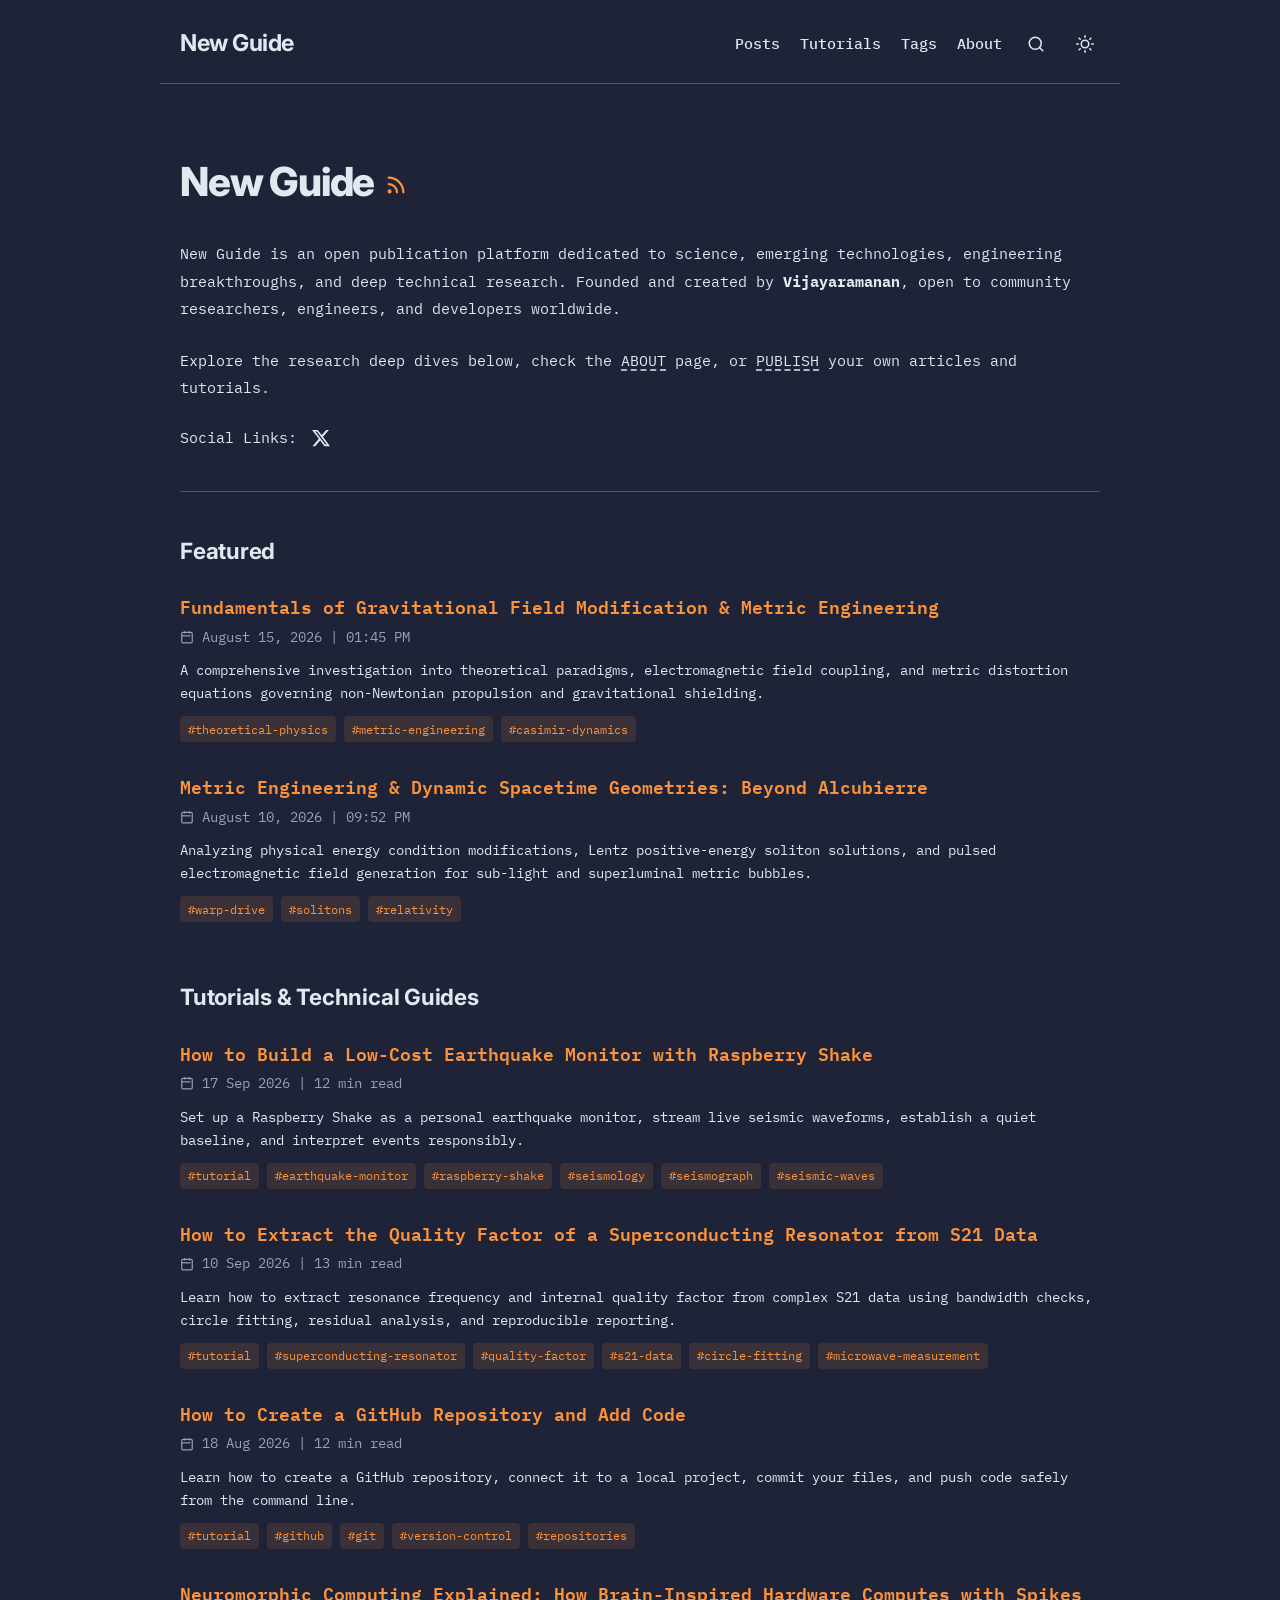
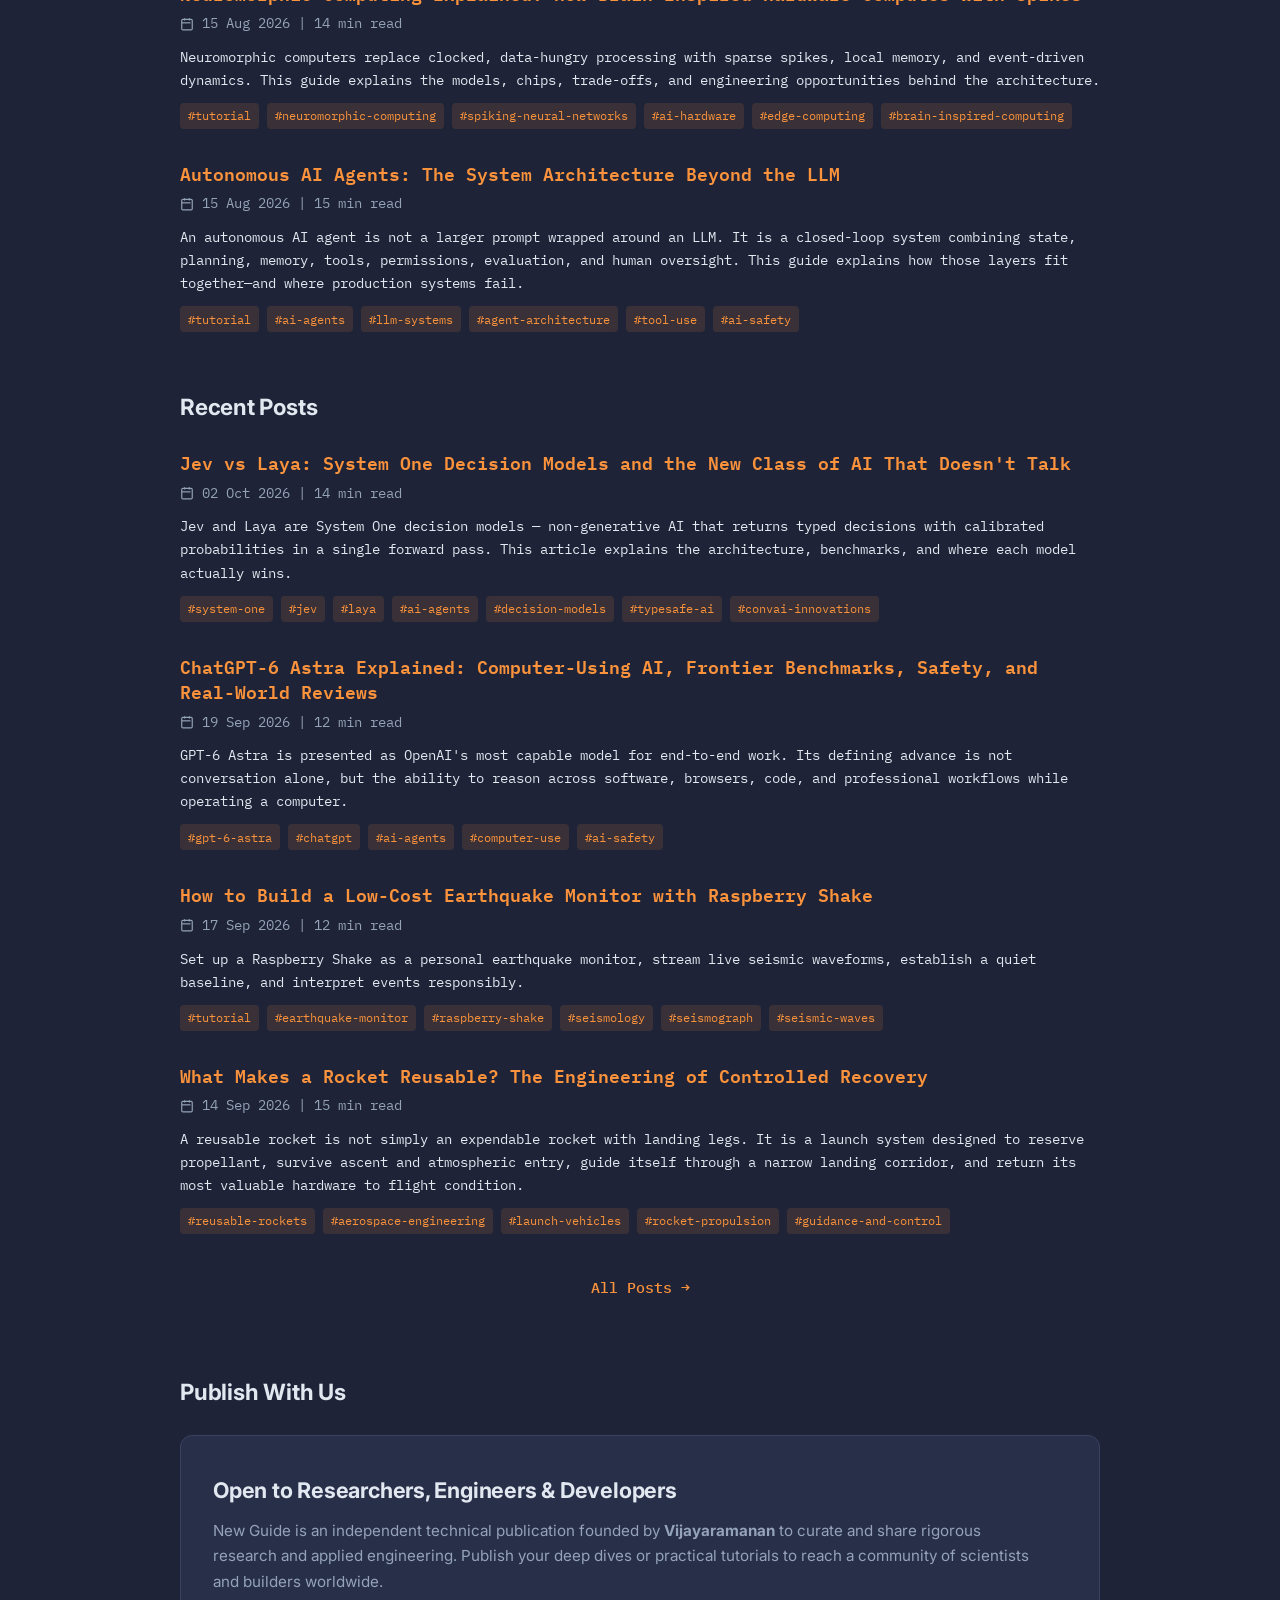
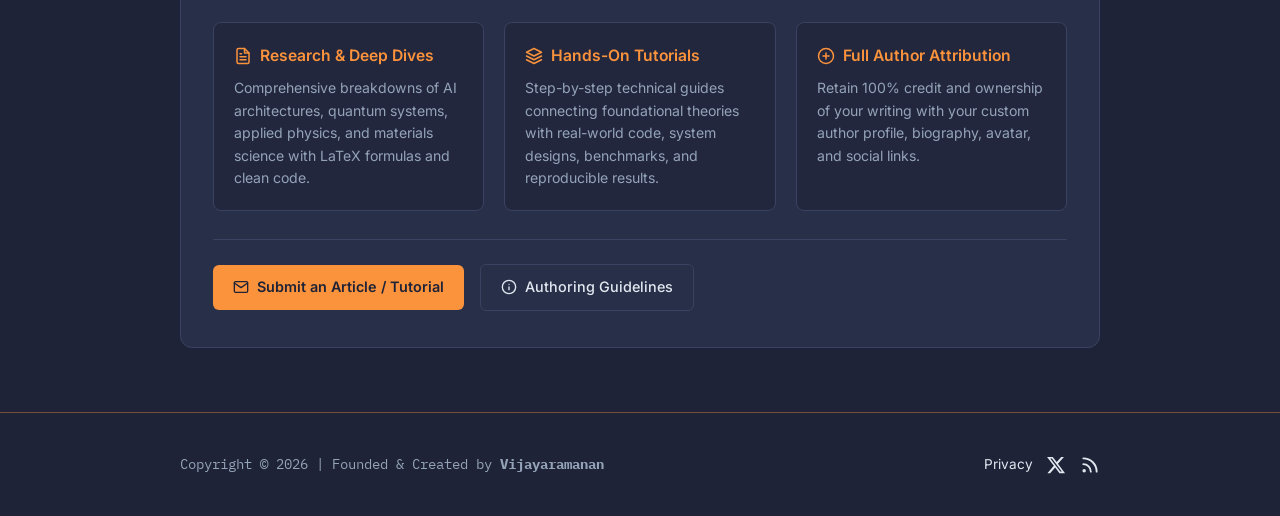
<file: index.html>
<!DOCTYPE html>
<html lang="en" data-theme="dark">

<head>
  <meta charset="UTF-8">
  <meta name="viewport" content="width=device-width, initial-scale=1.0">
  <title>Emerging Tech &amp; Applied Science Deep Dives | New Guide</title>
  <meta name="description"
    content="Comprehensive technical guides, tutorials, and research breakdowns on AI, quantum computing, and advanced engineering. Founded by Vijayaramanan." />
  <meta name="robots" content="index, follow">

  <!-- Verification & Monetization -->
  <meta name="google-site-verification" content="jh57drEPkRNOTFCvzZ0YtAgX_91WFFoEZ09St9JlWF8" />
  <meta name="msvalidate.01" content="FA32A6288F4A4C66788B131531C3F22E" />
  <meta name="google-adsense-account" content="ca-pub-8344690183423668">

  <!-- Font Preconnect & Fast Non-Blocking Typography -->
  <link rel="preconnect" href="https://fonts.googleapis.com">
  <link rel="preconnect" href="https://fonts.gstatic.com" crossorigin>
  <link rel="preload" as="style"
    href="https://fonts.googleapis.com/css2?family=IBM+Plex+Mono:wght@400;600&family=Inter:wght@400;600;700&display=swap">
  <link rel="stylesheet"
    href="https://fonts.googleapis.com/css2?family=IBM+Plex+Mono:wght@400;600&family=Inter:wght@400;600;700&display=swap"
    media="print" onload="this.media='all'">
  <noscript>
    <link rel="stylesheet"
      href="https://fonts.googleapis.com/css2?family=IBM+Plex+Mono:wght@400;600&family=Inter:wght@400;600;700&display=swap">
  </noscript>

  <!-- Core CSS Stylesheet -->
  <link rel="stylesheet" href="assets/css/main.css?v=8">

  <!-- Favicon & RSS Feed -->
  <link rel="icon" type="image/svg+xml"
    href="data:image/svg+xml,<svg xmlns='http://www.w3.org/2000/svg' viewBox='0 0 100 100'><circle cx='50' cy='50' r='40' fill='%23fb923c'/></svg>">
  <link rel="alternate" type="application/rss+xml" title="New Guide RSS Feed" href="rss.xml">
</head>

<body>
  <!-- Header -->
  <header class="site-header">
    <div class="container header-inner">
      <a href="/" class="brand-title">New Guide</a>

      <div class="nav-group">
        <nav>
          <ul class="nav-links">
            <li><a href="posts" class="nav-link">Posts</a></li>
            <li><a href="#tutorials" class="nav-link">Tutorials</a></li>
            <li><a href="posts#tags" class="nav-link">Tags</a></li>
            <li><a href="about" class="nav-link">About</a></li>
          </ul>
        </nav>

        <!-- Search Icon Button -->
        <button class="icon-btn" id="searchToggleBtn" aria-label="Search posts" title="Search">
          <svg viewBox="0 0 24 24" fill="none" stroke="currentColor" stroke-width="2" stroke-linecap="round"
            stroke-linejoin="round">
            <circle cx="11" cy="11" r="8"></circle>
            <line x1="21" y1="21" x2="16.65" y2="16.65"></line>
          </svg>
        </button>

        <!-- Light / Dark Theme Toggle Button -->
        <button class="icon-btn" id="themeToggleBtn" aria-label="Toggle light & dark theme" title="Toggle Theme">
          <svg id="themeIconSun" viewBox="0 0 24 24" fill="none" stroke="currentColor" stroke-width="2"
            stroke-linecap="round" stroke-linejoin="round">
            <circle cx="12" cy="12" r="5"></circle>
            <line x1="12" y1="1" x2="12" y2="3"></line>
            <line x1="12" y1="21" x2="12" y2="23"></line>
            <line x1="4.22" y1="4.22" x2="5.64" y2="5.64"></line>
            <line x1="18.36" y1="18.36" x2="19.78" y2="19.78"></line>
            <line x1="1" y1="12" x2="3" y2="12"></line>
            <line x1="21" y1="12" x2="23" y2="12"></line>
            <line x1="4.22" y1="19.78" x2="5.64" y2="18.36"></line>
            <line x1="18.36" y1="5.64" x2="19.78" y2="4.22"></line>
          </svg>
          <svg id="themeIconMoon" viewBox="0 0 24 24" fill="none" stroke="currentColor" stroke-width="2"
            stroke-linecap="round" stroke-linejoin="round" style="display: none;">
            <path d="M21 12.79A9 9 0 1 1 11.21 3 7 7 0 0 0 21 12.79z"></path>
          </svg>
        </button>
      </div>
    </div>
  </header>

  <main class="container">
    <!-- Realtime Search Filter Bar -->
    <div class="search-container" id="searchContainer">
      <input type="text" class="search-input" id="searchInput" placeholder="Search for any post or topic...">
    </div>

    <!-- Hero / Intro Section -->
    <section class="hero-section">
      <div class="hero-title-row">
        <h1 class="hero-title">New Guide</h1>
        <a href="rss.xml" class="rss-icon" aria-label="RSS Feed" title="RSS Feed" target="_blank">
          <svg viewBox="0 0 24 24" fill="none" stroke="currentColor" stroke-width="2.5" stroke-linecap="round"
            stroke-linejoin="round">
            <path d="M4 11a9 9 0 0 1 9 9"></path>
            <path d="M4 4a16 16 0 0 1 16 16"></path>
            <circle cx="5" cy="19" r="1"></circle>
          </svg>
        </a>
      </div>

      <p class="hero-bio">
        New Guide is an open publication platform dedicated to science, emerging technologies, engineering
        breakthroughs, and deep technical research. Founded and created by <strong>Vijayaramanan</strong>, open to
        community researchers, engineers, and developers worldwide.
      </p>

      <p class="hero-bio">
        Explore the research deep dives below, check the <a href="about" class="link-underline">ABOUT</a> page, or <a
          href="#contribute" class="link-underline">PUBLISH</a> your own articles and tutorials.
      </p>

      <div class="hero-social-row">
        <span>Social Links:</span>
        <div class="social-icons-group">
          <!-- X (Twitter) -->
          <a href="https://x.com" target="_blank" rel="noopener noreferrer" class="social-icon-link" aria-label="X"
            title="Follow on X">
            <svg viewBox="0 0 24 24" width="18" height="18" fill="currentColor">
              <path
                d="M18.244 2.25h3.308l-7.227 8.26 8.502 11.24H16.17l-5.214-6.817L4.99 21.75H1.68l7.73-8.835L1.254 2.25H8.08l4.713 6.231zm-1.161 17.52h1.833L7.084 4.126H5.117z">
              </path>
            </svg>
          </a>
        </div>
      </div>
    </section>



    <!-- Featured Section -->
    <section class="section-posts" id="posts">
      <h2 class="section-title">Featured</h2>

      <ul class="posts-list">
        <!-- Post 1 -->
        <li class="post-item">
          <h3 class="post-title">
            <a href="article.html?slug=antigravity-basics">Fundamentals of Gravitational Field Modification &amp; Metric
              Engineering</a>
          </h3>
          <div class="post-meta">
            <svg viewBox="0 0 24 24" fill="none" stroke="currentColor" stroke-width="2">
              <rect x="3" y="4" width="18" height="18" rx="2" ry="2"></rect>
              <line x1="16" y1="2" x2="16" y2="6"></line>
              <line x1="8" y1="2" x2="8" y2="6"></line>
              <line x1="3" y1="10" x2="18" y2="10"></line>
            </svg>
            <span>August 15, 2026 | 01:45 PM</span>
          </div>
          <p class="post-description">
            A comprehensive investigation into theoretical paradigms, electromagnetic field coupling, and metric
            distortion equations governing non-Newtonian propulsion and gravitational shielding.
          </p>
          <div class="post-tags" id="tags">
            <a href="#tags" class="tag-pill">#theoretical-physics</a>
            <a href="#tags" class="tag-pill">#metric-engineering</a>
            <a href="#tags" class="tag-pill">#casimir-dynamics</a>
          </div>
        </li>

        <!-- Post 2 -->
        <li class="post-item">
          <h3 class="post-title">
            <a href="article.html?slug=warp-metric-engineering">Metric Engineering &amp; Dynamic Spacetime Geometries:
              Beyond Alcubierre</a>
          </h3>
          <div class="post-meta">
            <svg viewBox="0 0 24 24" fill="none" stroke="currentColor" stroke-width="2">
              <rect x="3" y="4" width="18" height="18" rx="2" ry="2"></rect>
              <line x1="16" y1="2" x2="16" y2="6"></line>
              <line x1="8" y1="2" x2="8" y2="6"></line>
              <line x1="3" y1="10" x2="18" y2="10"></line>
            </svg>
            <span>August 10, 2026 | 09:52 PM</span>
          </div>
          <p class="post-description">
            Analyzing physical energy condition modifications, Lentz positive-energy soliton solutions, and pulsed
            electromagnetic field generation for sub-light and superluminal metric bubbles.
          </p>
          <div class="post-tags">
            <a href="#tags" class="tag-pill">#warp-drive</a>
            <a href="#tags" class="tag-pill">#solitons</a>
            <a href="#tags" class="tag-pill">#relativity</a>
          </div>
        </li>
      </ul>
    </section>

    <!-- Tutorials & Technical Guides Section -->
    <section class="section-posts" id="tutorials">
      <h2 class="section-title">Tutorials &amp; Technical Guides</h2>

      <ul class="posts-list" id="tutorialsList">
        <!-- Tutorial: GitHub Repo -->
        <li class="post-item">
          <h3 class="post-title">
            <a href="article?slug=how-to-create-a-github-repository-and-add-code">How to Create a GitHub Repository and Add Code</a>
          </h3>
          <div class="post-meta">
            <svg viewBox="0 0 24 24" fill="none" stroke="currentColor" stroke-width="2">
              <rect x="3" y="4" width="18" height="18" rx="2" ry="2"></rect>
              <line x1="16" y1="2" x2="16" y2="6"></line>
              <line x1="8" y1="2" x2="8" y2="6"></line>
              <line x1="3" y1="10" x2="18" y2="10"></line>
            </svg>
            <span>August 18, 2026 | 12 min read</span>
          </div>
          <p class="post-description">
            Learn how to create a GitHub repository, connect it to a local project, commit your files, and push code safely from the command line.
          </p>
          <div class="post-tags">
            <a href="posts?filter=tutorials" class="tag-pill">#tutorial</a>
            <a href="posts?filter=tutorials" class="tag-pill">#GitHub</a>
            <a href="posts?filter=tutorials" class="tag-pill">#version-control</a>
          </div>
        </li>

        <!-- Tutorial: AI Agents -->
        <li class="post-item">
          <h3 class="post-title">
            <a href="article?slug=autonomous-ai-agents-system-architecture">Autonomous AI Agents: The System Architecture Beyond the LLM</a>
          </h3>
          <div class="post-meta">
            <svg viewBox="0 0 24 24" fill="none" stroke="currentColor" stroke-width="2">
              <rect x="3" y="4" width="18" height="18" rx="2" ry="2"></rect>
              <line x1="16" y1="2" x2="16" y2="6"></line>
              <line x1="8" y1="2" x2="8" y2="6"></line>
              <line x1="3" y1="10" x2="18" y2="10"></line>
            </svg>
            <span>August 15, 2026 | 15 min read</span>
          </div>
          <p class="post-description">
            A comprehensive architectural walkthrough for designing closed-loop agent systems combining state machines, planning memory, tool orchestration, permission tiers, and production failure-handling.
          </p>
          <div class="post-tags">
            <a href="posts?filter=tutorials" class="tag-pill">#tutorial</a>
            <a href="posts?filter=tutorials" class="tag-pill">#AI-agents</a>
            <a href="posts?filter=tutorials" class="tag-pill">#system-architecture</a>
          </div>
        </li>

        <!-- Tutorial: Neuromorphic -->
        <li class="post-item">
          <h3 class="post-title">
            <a href="article?slug=neuromorphic-computing-brain-inspired-hardware">Neuromorphic Computing Explained: How Brain-Inspired Hardware Computes with Spikes</a>
          </h3>
          <div class="post-meta">
            <svg viewBox="0 0 24 24" fill="none" stroke="currentColor" stroke-width="2">
              <rect x="3" y="4" width="18" height="18" rx="2" ry="2"></rect>
              <line x1="16" y1="2" x2="16" y2="6"></line>
              <line x1="8" y1="2" x2="8" y2="6"></line>
              <line x1="3" y1="10" x2="18" y2="10"></line>
            </svg>
            <span>August 15, 2026 | 14 min read</span>
          </div>
          <p class="post-description">
            A step-by-step breakdown of how brain-inspired hardware computes using sparse asynchronous spikes, leaky integrate-and-fire models, and on-chip synaptic crossbars.
          </p>
          <div class="post-tags">
            <a href="posts?filter=tutorials" class="tag-pill">#tutorial</a>
            <a href="posts?filter=tutorials" class="tag-pill">#neuromorphic</a>
            <a href="posts?filter=tutorials" class="tag-pill">#AI-hardware</a>
          </div>
        </li>
      </ul>
    </section>

    <!-- Recent Posts Section -->
    <section class="section-posts">
      <h2 class="section-title">Recent Posts</h2>

      <ul class="posts-list" id="latestArticlesGrid">
        <!-- Monthly Field Dispatch 1 -->
        <li class="post-item">
          <h3 class="post-title">
            <a href="article.html?slug=antigravity-basics">High-Q Superconducting Resonator Cryogenic Calibration</a>
          </h3>
          <div class="post-meta">
            <svg viewBox="0 0 24 24" fill="none" stroke="currentColor" stroke-width="2">
              <rect x="3" y="4" width="18" height="18" rx="2" ry="2"></rect>
              <line x1="16" y1="2" x2="16" y2="6"></line>
              <line x1="8" y1="2" x2="8" y2="6"></line>
              <line x1="3" y1="10" x2="18" y2="10"></line>
            </svg>
            <span>August 02, 2026 | 11:15 AM</span>
          </div>
          <p class="post-description">
            Testing unloaded quality factor in niobium-tin microwave cavities at 2.0 Kelvin for baseline Casimir
            displacement detection.
          </p>
          <div class="post-tags">
            <a href="#tags" class="tag-pill">#lab-dispatch</a>
            <a href="#tags" class="tag-pill">#superconductivity</a>
          </div>
        </li>

        <!-- Monthly Field Dispatch 2 -->
        <li class="post-item">
          <h3 class="post-title">
            <a href="article.html?slug=warp-metric-engineering">Numerical Convergence of Lentz Soliton Stress
              Tensors</a>
          </h3>
          <div class="post-meta">
            <svg viewBox="0 0 24 24" fill="none" stroke="currentColor" stroke-width="2">
              <rect x="3" y="4" width="18" height="18" rx="2" ry="2"></rect>
              <line x1="16" y1="2" x2="16" y2="6"></line>
              <line x1="8" y1="2" x2="8" y2="6"></line>
              <line x1="3" y1="10" x2="18" y2="10"></line>
            </svg>
            <span>July 24, 2026 | 04:30 PM</span>
          </div>
          <p class="post-description">
            Numerical benchmarks indicating harmonic frequency mixing yields a 42% reduction in required excitation
            field power.
          </p>
          <div class="post-tags">
            <a href="#tags" class="tag-pill">#numerical-physics</a>
            <a href="#tags" class="tag-pill">#tensors</a>
          </div>
        </li>
      </ul>

      <div class="all-posts-btn-wrapper">
        <a href="posts" class="all-posts-link">
          All Posts &rarr;
        </a>
      </div>
    </section>

    <!-- Contribute / Publish Section -->
    <section class="section-contribute" id="contribute">
      <h2 class="section-title">Publish With Us</h2>

      <div class="contribute-box">
        <div class="contribute-header">
          <h3 class="contribute-tagline">Open to Researchers, Engineers &amp; Developers</h3>
          <p class="contribute-desc">
            New Guide is an independent technical publication founded by <strong>Vijayaramanan</strong> to curate and
            share rigorous research and applied engineering. Publish your deep dives or practical tutorials to reach a
            community of scientists and builders worldwide.
          </p>
        </div>

        <div class="contribute-features">
          <div class="contribute-feature-item">
            <div class="contribute-feature-title">
              <svg viewBox="0 0 24 24" width="18" height="18" fill="none" stroke="currentColor" stroke-width="2"
                stroke-linecap="round" stroke-linejoin="round">
                <path d="M14 2H6a2 2 0 0 0-2 2v16a2 2 0 0 0 2 2h12a2 2 0 0 0 2-2V8z"></path>
                <polyline points="14 2 14 8 20 8"></polyline>
                <line x1="16" y1="13" x2="8" y2="13"></line>
                <line x1="16" y1="17" x2="8" y2="17"></line>
                <polyline points="10 9 9 9 8 9"></polyline>
              </svg>
              <span>Research &amp; Deep Dives</span>
            </div>
            <p class="contribute-feature-text">
              Comprehensive breakdowns of AI architectures, quantum systems, applied physics, and materials science with
              LaTeX formulas and clean code.
            </p>
          </div>

          <div class="contribute-feature-item">
            <div class="contribute-feature-title">
              <svg viewBox="0 0 24 24" width="18" height="18" fill="none" stroke="currentColor" stroke-width="2"
                stroke-linecap="round" stroke-linejoin="round">
                <polygon points="12 2 2 7 12 12 22 7 12 2"></polygon>
                <polyline points="2 17 12 22 22 17"></polyline>
                <polyline points="2 12 12 17 22 12"></polyline>
              </svg>
              <span>Hands-On Tutorials</span>
            </div>
            <p class="contribute-feature-text">
              Step-by-step technical guides connecting foundational theories with real-world code, system designs,
              benchmarks, and reproducible results.
            </p>
          </div>

          <div class="contribute-feature-item">
            <div class="contribute-feature-title">
              <svg viewBox="0 0 24 24" width="18" height="18" fill="none" stroke="currentColor" stroke-width="2"
                stroke-linecap="round" stroke-linejoin="round">
                <circle cx="12" cy="12" r="10"></circle>
                <path d="M12 8v8"></path>
                <path d="M8 12h8"></path>
              </svg>
              <span>Full Author Attribution</span>
            </div>
            <p class="contribute-feature-text">
              Retain 100% credit and ownership of your writing with your custom author profile, biography, avatar, and
              social links.
            </p>
          </div>
        </div>

        <div class="contribute-actions">
          <a href="mailto:mvijayramanan1210@gmail.com?subject=Article%20Submission%20/%20Proposal%20-%20New%20Guide"
            class="btn-primary">
            <svg viewBox="0 0 24 24" width="16" height="16" fill="none" stroke="currentColor" stroke-width="2"
              stroke-linecap="round" stroke-linejoin="round">
              <path d="M4 4h16c1.1 0 2 .9 2 2v12c0 1.1-.9 2-2 2H4c-1.1 0-2-.9-2-2V6c0-1.1.9-2 2-2z"></path>
              <polyline points="22,6 12,13 2,6"></polyline>
            </svg>
            Submit an Article / Tutorial
          </a>
          <a href="article?slug=authoring-guidelines" class="btn-secondary">
            <svg viewBox="0 0 24 24" width="16" height="16" fill="none" stroke="currentColor" stroke-width="2"
              stroke-linecap="round" stroke-linejoin="round">
              <circle cx="12" cy="12" r="10"></circle>
              <line x1="12" y1="16" x2="12" y2="12"></line>
              <line x1="12" y1="8" x2="12.01" y2="8"></line>
            </svg>
            Authoring Guidelines
          </a>
        </div>
      </div>
    </section>


  </main>

  <!-- CPM Display Ad Unit -->
  <div class="container" style="padding-top: 1.5rem; padding-bottom: 1rem;">
    <script async="async" data-cfasync="false" src="https://pl31113297.profitableratecpmnetwork.com/fc22d2c8a745532b016eda7e6739d875/invoke.js"></script>
    <div id="container-fc22d2c8a745532b016eda7e6739d875"></div>
  </div>

  <!-- Footer -->
  <footer class="site-footer">
    <div class="container footer-inner">
      <div>
        Copyright &copy; 2026 | Founded &amp; Created by <strong>Vijayaramanan</strong>
      </div>
      <div class="footer-social-links">
        <a href="privacy" class="social-icon-link" aria-label="Privacy Policy" title="Privacy Policy" style="font-size: 0.85rem; font-family: var(--font-sans);">Privacy</a>
        <a href="https://x.com" target="_blank" rel="noopener noreferrer" class="social-icon-link" aria-label="X"
          title="Follow on X">
          <svg viewBox="0 0 24 24" width="18" height="18" fill="currentColor">
            <path
              d="M18.244 2.25h3.308l-7.227 8.26 8.502 11.24H16.17l-5.214-6.817L4.99 21.75H1.68l7.73-8.835L1.254 2.25H8.08l4.713 6.231zm-1.161 17.52h1.833L7.084 4.126H5.117z">
            </path>
          </svg>
        </a>
        <a href="rss.xml" class="social-icon-link" aria-label="RSS Feed" title="RSS Feed" target="_blank">
          <svg viewBox="0 0 24 24" width="18" height="18" fill="none" stroke="currentColor" stroke-width="2.2" stroke-linecap="round" stroke-linejoin="round">
            <path d="M4 11a9 9 0 0 1 9 9"></path>
            <path d="M4 4a16 16 0 0 1 16 16"></path>
            <circle cx="5" cy="19" r="1"></circle>
          </svg>
        </a>
      </div>
    </div>
  </footer>

  <!-- Scripts -->
  <script src="assets/js/main.js?v=13"></script>
  <script src="assets/js/articles-index.js?v=11"></script>

  <!-- Non-Blocking Analytics & Monetization (Loaded after paint for high Core Web Vitals) -->
  <script async src="https://www.googletagmanager.com/gtag/js?id=G-02VJ3HKMP4"></script>
  <script>
    window.dataLayer = window.dataLayer || [];
    function gtag() { dataLayer.push(arguments); }
    gtag('js', new Date());
    gtag('config', 'G-02VJ3HKMP4');
  </script>
  <script async src="https://pagead2.googlesyndication.com/pagead/js/adsbygoogle.js?client=ca-pub-8344690183423668"
    crossorigin="anonymous"></script>
  <script async src="https://fundingchoicesmessages.google.com/i/pub-8344690183423668?ers=1"></script>
  <script>
    (function () {
      function signalGooglefcPresent() {
        if (!window.frames['googlefcPresent']) {
          if (document.body) {
            const iframe = document.createElement('iframe');
            iframe.style = 'width: 0; height: 0; border: none; z-index: -1000; left: -1000px; top: -1000px;';
            iframe.style.display = 'none';
            iframe.name = 'googlefcPresent';
            document.body.appendChild(iframe);
          } else {
            setTimeout(signalGooglefcPresent, 0);
          }
        }
      }
      signalGooglefcPresent();
    })();
  </script>
  <script>
    (function (c, l, a, r, i, t, y) {
      c[a] = c[a] || function () { (c[a].q = c[a].q || []).push(arguments) };
      t = l.createElement(r); t.async = 1; t.src = "https://www.clarity.ms/tag/" + i + "?ref=bwt";
      y = l.getElementsByTagName(r)[0]; y.parentNode.insertBefore(t, y);
    })(window, document, "clarity", "script", "y2ti6affwv");
  </script>

  <!-- ProfitableRateCPM Network Ad Scripts -->
  <script src="https://pl31113295.profitableratecpmnetwork.com/2a/ad/ee/2aadee63bd12811556d3d89710fdcff4.js"></script>
  <script src="https://pl31113296.profitableratecpmnetwork.com/45/e4/4d/45e44d5ec4ac0840d063bc7ddb33213f.js"></script>
  <script src="https://www.profitableratecpmnetwork.com/g5ayahen7t?key=e33fca456038a9f0ebfafd6edab36174" type="text/javascript"></script>

  <!-- Anti-Adblock -->
  <script src="https://bigotcomet.com/2a/ad/ee/2aadee63bd12811556d3d89710fdcff4.js"></script>
</body>

</html>
</file>
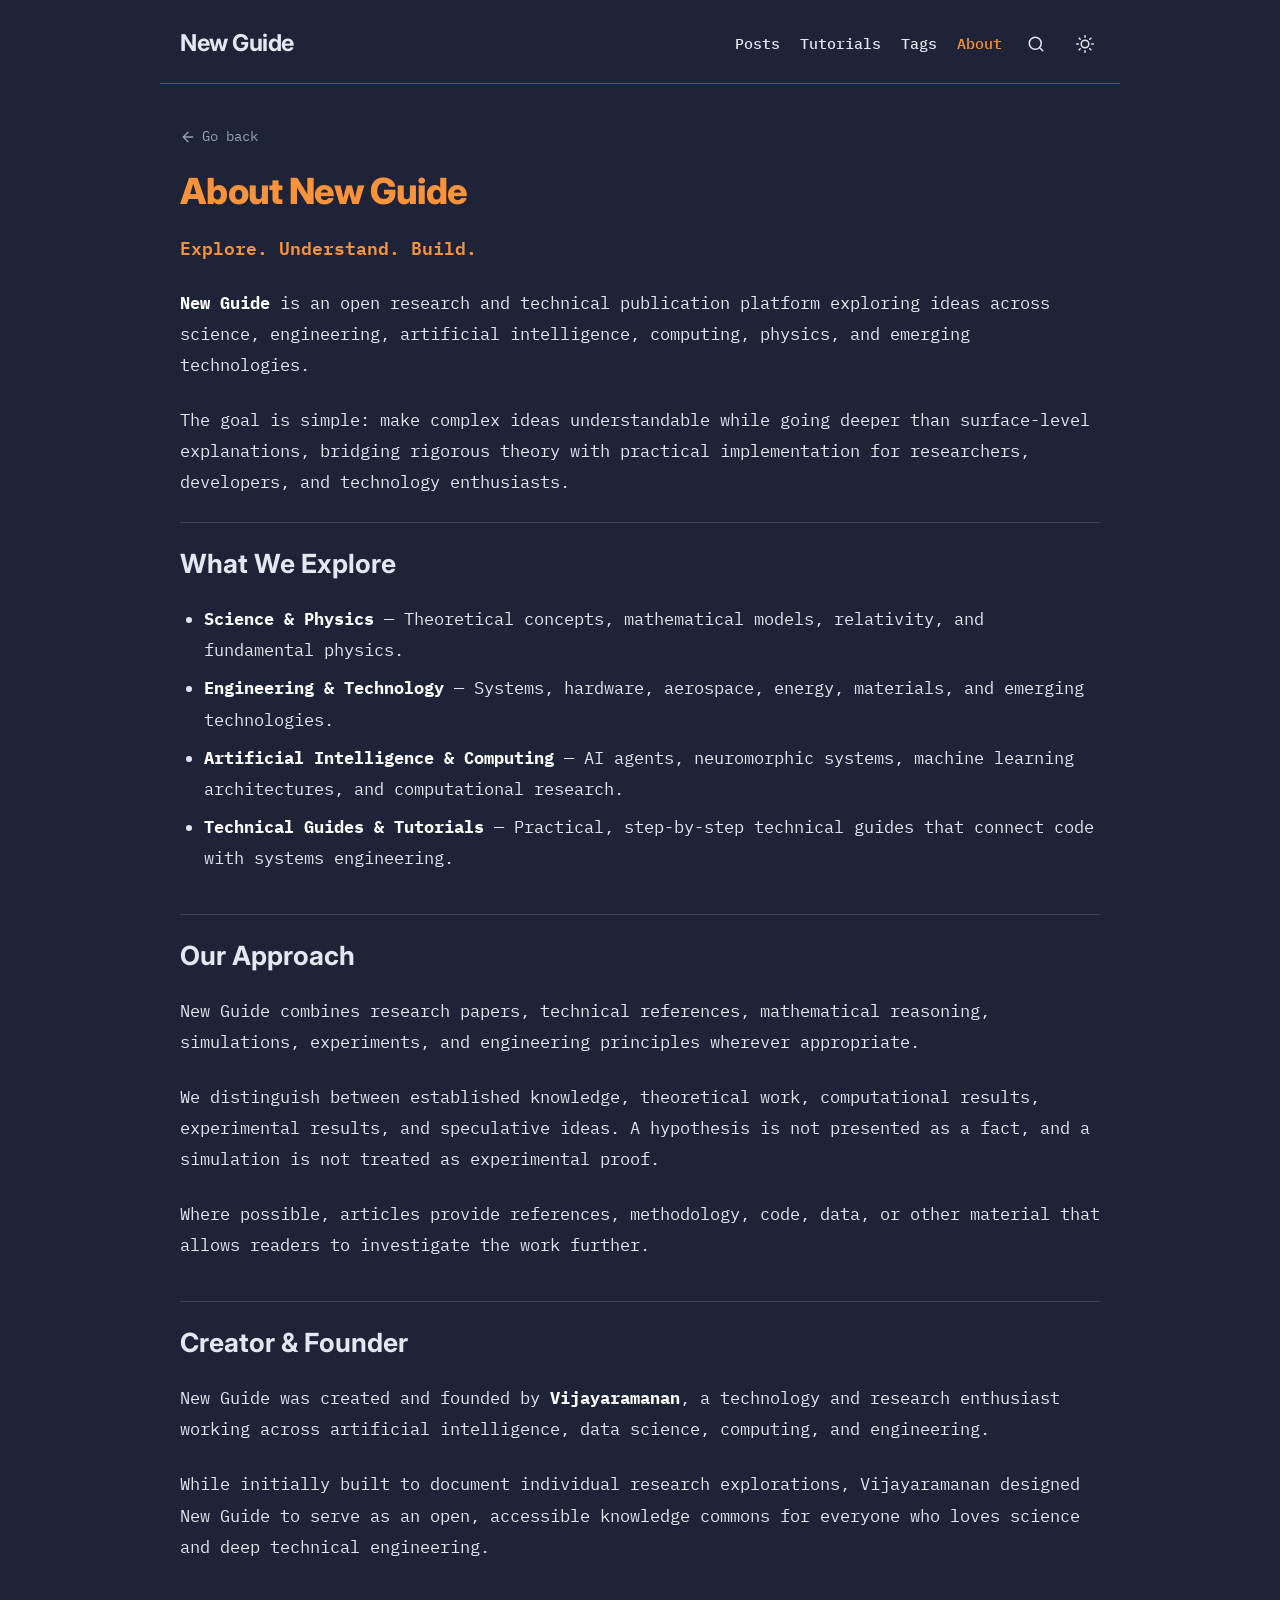
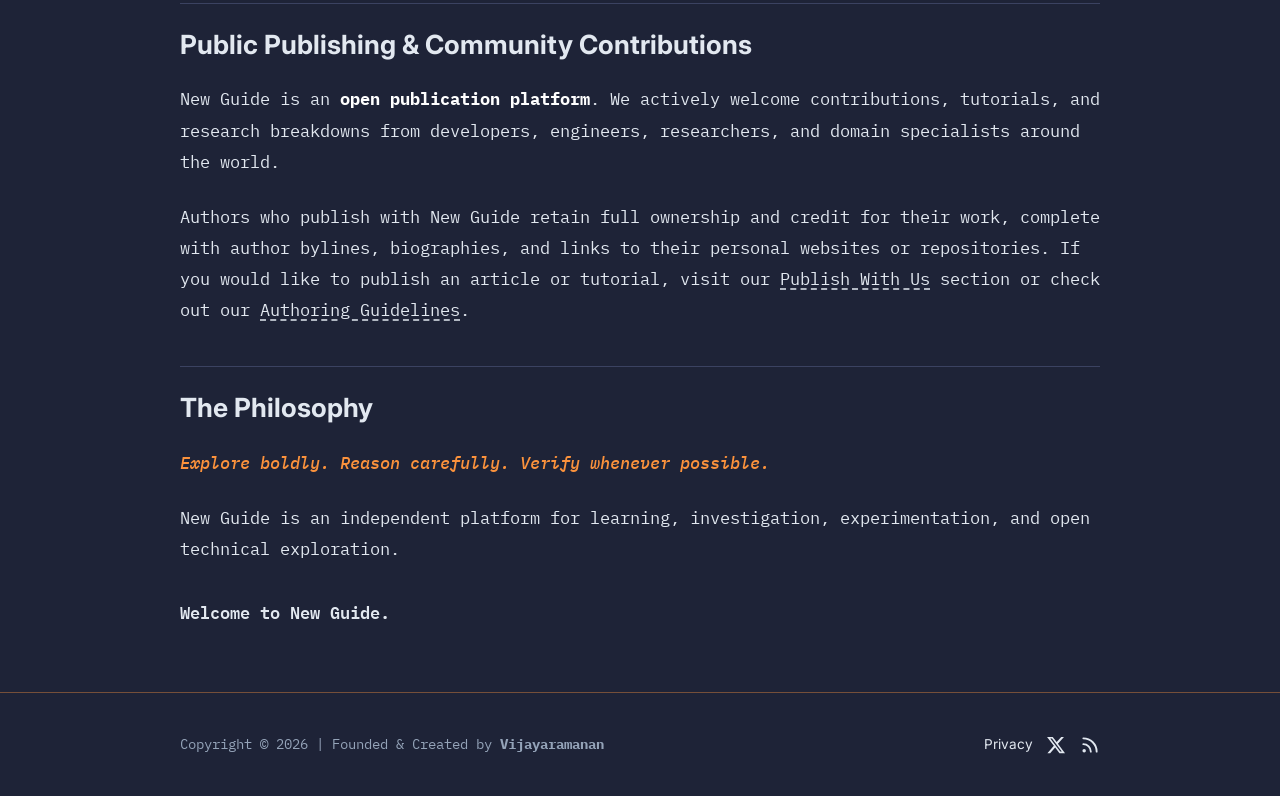
<file: about.html>
<!DOCTYPE html>
<html lang="en" data-theme="dark">
<head>
  <meta charset="UTF-8">
  <meta name="viewport" content="width=device-width, initial-scale=1.0">
  <title>About | New Guide</title>
  <meta name="description" content="About New Guide — An open, public research and technical publication platform created and founded by Vijayaramanan for developers, engineers, and scientists.">
  <meta name="robots" content="index, follow">

  <!-- Verification & Monetization -->
  <meta name="google-site-verification" content="jh57drEPkRNOTFCvzZ0YtAgX_91WFFoEZ09St9JlWF8" />
  <meta name="msvalidate.01" content="FA32A6288F4A4C66788B131531C3F22E" />
  <meta name="google-adsense-account" content="ca-pub-8344690183423668">

  <!-- Font Preconnect & Fast Non-Blocking Typography -->
  <link rel="preconnect" href="https://fonts.googleapis.com">
  <link rel="preconnect" href="https://fonts.gstatic.com" crossorigin>
  <link rel="preload" as="style" href="https://fonts.googleapis.com/css2?family=IBM+Plex+Mono:wght@400;600&family=Inter:wght@400;600;700&display=swap">
  <link rel="stylesheet" href="https://fonts.googleapis.com/css2?family=IBM+Plex+Mono:wght@400;600&family=Inter:wght@400;600;700&display=swap" media="print" onload="this.media='all'">
  <noscript>
    <link rel="stylesheet" href="https://fonts.googleapis.com/css2?family=IBM+Plex+Mono:wght@400;600&family=Inter:wght@400;600;700&display=swap">
  </noscript>

  <!-- Core CSS Stylesheets -->
  <link rel="stylesheet" href="assets/css/main.css?v=8">
  <link rel="stylesheet" href="assets/css/article.css?v=8">

  <!-- Favicon & RSS Feed -->
  <link rel="icon" type="image/svg+xml" href="data:image/svg+xml,<svg xmlns='http://www.w3.org/2000/svg' viewBox='0 0 100 100'><circle cx='50' cy='50' r='40' fill='%23fb923c'/></svg>">
  <link rel="alternate" type="application/rss+xml" title="New Guide RSS Feed" href="rss.xml">
</head>
<body>
  <!-- Header -->
  <header class="site-header">
    <div class="container header-inner">
      <a href="/" class="brand-title">New Guide</a>

      <div class="nav-group">
        <nav>
          <ul class="nav-links">
            <li><a href="posts" class="nav-link">Posts</a></li>
            <li><a href="posts?filter=tutorials" class="nav-link">Tutorials</a></li>
            <li><a href="posts#tags" class="nav-link">Tags</a></li>
            <li><a href="about" class="nav-link active">About</a></li>
          </ul>
        </nav>

        <!-- Search Icon Button -->
        <a href="/" class="icon-btn" aria-label="Search posts" title="Search">
          <svg viewBox="0 0 24 24" fill="none" stroke="currentColor" stroke-width="2" stroke-linecap="round" stroke-linejoin="round">
            <circle cx="11" cy="11" r="8"></circle>
            <line x1="21" y1="21" x2="16.65" y2="16.65"></line>
          </svg>
        </a>

        <!-- Light / Dark Theme Toggle Button -->
        <button class="icon-btn" id="themeToggleBtn" aria-label="Toggle light & dark theme" title="Toggle Theme">
          <svg id="themeIconSun" viewBox="0 0 24 24" fill="none" stroke="currentColor" stroke-width="2" stroke-linecap="round" stroke-linejoin="round">
            <circle cx="12" cy="12" r="5"></circle>
            <line x1="12" y1="1" x2="12" y2="3"></line>
            <line x1="12" y1="21" x2="12" y2="23"></line>
            <line x1="4.22" y1="4.22" x2="5.64" y2="5.64"></line>
            <line x1="18.36" y1="18.36" x2="19.78" y2="19.78"></line>
            <line x1="1" y1="12" x2="3" y2="12"></line>
            <line x1="21" y1="12" x2="23" y2="12"></line>
            <line x1="4.22" y1="19.78" x2="5.64" y2="18.36"></line>
            <line x1="18.36" y1="5.64" x2="19.78" y2="4.22"></line>
          </svg>
          <svg id="themeIconMoon" viewBox="0 0 24 24" fill="none" stroke="currentColor" stroke-width="2" stroke-linecap="round" stroke-linejoin="round" style="display: none;">
            <path d="M21 12.79A9 9 0 1 1 11.21 3 7 7 0 0 0 21 12.79z"></path>
          </svg>
        </button>
      </div>
    </div>
  </header>

  <main class="container">
    <!-- Back to Home -->
    <div class="back-btn-wrapper">
      <a href="/" class="back-btn">
        <svg width="16" height="16" viewBox="0 0 24 24" fill="none" stroke="currentColor" stroke-width="2" stroke-linecap="round" stroke-linejoin="round"><line x1="19" y1="12" x2="5" y2="12"></line><polyline points="12 19 5 12 12 5"></polyline></svg>
        <span>Go back</span>
      </a>
    </div>

    <!-- About Content -->
    <div class="article-prose">
      <h1 class="post-main-title" style="margin-top: 0.5rem;">About New Guide</h1>

      <p style="font-size: 1.15rem; color: var(--color-accent); font-weight: 600; margin-bottom: 1.5rem;">
        Explore. Understand. Build.
      </p>

      <p>
        <strong>New Guide</strong> is an open research and technical publication platform exploring ideas across science, engineering, artificial intelligence, computing, physics, and emerging technologies.
      </p>

      <p>
        The goal is simple: make complex ideas understandable while going deeper than surface-level explanations, bridging rigorous theory with practical implementation for researchers, developers, and technology enthusiasts.
      </p>

      <h2>What We Explore</h2>
      <ul>
        <li><strong>Science &amp; Physics</strong> &mdash; Theoretical concepts, mathematical models, relativity, and fundamental physics.</li>
        <li><strong>Engineering &amp; Technology</strong> &mdash; Systems, hardware, aerospace, energy, materials, and emerging technologies.</li>
        <li><strong>Artificial Intelligence &amp; Computing</strong> &mdash; AI agents, neuromorphic systems, machine learning architectures, and computational research.</li>
        <li><strong>Technical Guides &amp; Tutorials</strong> &mdash; Practical, step-by-step technical guides that connect code with systems engineering.</li>
      </ul>

      <h2>Our Approach</h2>
      <p>
        New Guide combines research papers, technical references, mathematical reasoning, simulations, experiments, and engineering principles wherever appropriate.
      </p>
      <p>
        We distinguish between established knowledge, theoretical work, computational results, experimental results, and speculative ideas. A hypothesis is not presented as a fact, and a simulation is not treated as experimental proof.
      </p>
      <p>
        Where possible, articles provide references, methodology, code, data, or other material that allows readers to investigate the work further.
      </p>

      <h2>Creator &amp; Founder</h2>
      <p>
        New Guide was created and founded by <strong>Vijayaramanan</strong>, a technology and research enthusiast working across artificial intelligence, data science, computing, and engineering.
      </p>
      <p>
        While initially built to document individual research explorations, Vijayaramanan designed New Guide to serve as an open, accessible knowledge commons for everyone who loves science and deep technical engineering.
      </p>

      <h2>Public Publishing &amp; Community Contributions</h2>
      <p>
        New Guide is an <strong>open publication platform</strong>. We actively welcome contributions, tutorials, and research breakdowns from developers, engineers, researchers, and domain specialists around the world.
      </p>
      <p>
        Authors who publish with New Guide retain full ownership and credit for their work, complete with author bylines, biographies, and links to their personal websites or repositories. If you would like to publish an article or tutorial, visit our <a href="/#contribute" class="link-underline">Publish With Us</a> section or check out our <a href="WRITING_GUIDE.md" class="link-underline" target="_blank" rel="noopener noreferrer">Authoring Guidelines</a>.
      </p>

      <h2>The Philosophy</h2>
      <p style="font-style: italic; color: var(--color-accent); font-weight: 500;">
        Explore boldly. Reason carefully. Verify whenever possible.
      </p>
      <p>
        New Guide is an independent platform for learning, investigation, experimentation, and open technical exploration.
      </p>

      <p style="margin-top: 2rem; font-weight: 600; font-size: 1.05rem;">
        Welcome to New Guide.
      </p>
    </div>
  </main>

  <!-- CPM Display Ad Unit -->
  <div class="container" style="padding-top: 1.5rem; padding-bottom: 1rem;">
    <script async="async" data-cfasync="false" src="https://pl31113297.profitableratecpmnetwork.com/fc22d2c8a745532b016eda7e6739d875/invoke.js"></script>
    <div id="container-fc22d2c8a745532b016eda7e6739d875"></div>
  </div>

  <!-- Footer -->
  <footer class="site-footer">
    <div class="container footer-inner">
      <div>
        Copyright &copy; 2026 | Founded &amp; Created by <strong>Vijayaramanan</strong>
      </div>
      <div class="footer-social-links">
        <a href="privacy" class="social-icon-link" aria-label="Privacy Policy" title="Privacy Policy" style="font-size: 0.85rem; font-family: var(--font-sans);">Privacy</a>
        <a href="https://x.com" target="_blank" rel="noopener noreferrer" class="social-icon-link" aria-label="X" title="Follow on X">
          <svg viewBox="0 0 24 24" width="18" height="18" fill="currentColor">
            <path d="M18.244 2.25h3.308l-7.227 8.26 8.502 11.24H16.17l-5.214-6.817L4.99 21.75H1.68l7.73-8.835L1.254 2.25H8.08l4.713 6.231zm-1.161 17.52h1.833L7.084 4.126H5.117z"></path>
          </svg>
        </a>
        <a href="rss.xml" class="social-icon-link" aria-label="RSS Feed" title="RSS Feed" target="_blank">
          <svg viewBox="0 0 24 24" width="18" height="18" fill="none" stroke="currentColor" stroke-width="2.2" stroke-linecap="round" stroke-linejoin="round">
            <path d="M4 11a9 9 0 0 1 9 9"></path>
            <path d="M4 4a16 16 0 0 1 16 16"></path>
            <circle cx="5" cy="19" r="1"></circle>
          </svg>
        </a>
      </div>
    </div>
  </footer>

  <!-- Scripts -->
  <script src="assets/js/main.js?v=13"></script>

  <!-- Non-Blocking Analytics & Monetization -->
  <script async src="https://www.googletagmanager.com/gtag/js?id=G-02VJ3HKMP4"></script>
  <script>
    window.dataLayer = window.dataLayer || [];
    function gtag(){dataLayer.push(arguments);}
    gtag('js', new Date());
    gtag('config', 'G-02VJ3HKMP4');
  </script>
  <script async src="https://pagead2.googlesyndication.com/pagead/js/adsbygoogle.js?client=ca-pub-8344690183423668" crossorigin="anonymous"></script>

  <!-- ProfitableRateCPM Network Ad Scripts -->
  <script src="https://pl31113295.profitableratecpmnetwork.com/2a/ad/ee/2aadee63bd12811556d3d89710fdcff4.js"></script>
  <script src="https://pl31113296.profitableratecpmnetwork.com/45/e4/4d/45e44d5ec4ac0840d063bc7ddb33213f.js"></script>
  <script src="https://www.profitableratecpmnetwork.com/g5ayahen7t?key=e33fca456038a9f0ebfafd6edab36174" type="text/javascript"></script>

  <!-- Anti-Adblock -->
  <script src="https://bigotcomet.com/2a/ad/ee/2aadee63bd12811556d3d89710fdcff4.js"></script>
</body>
</html>
</file>
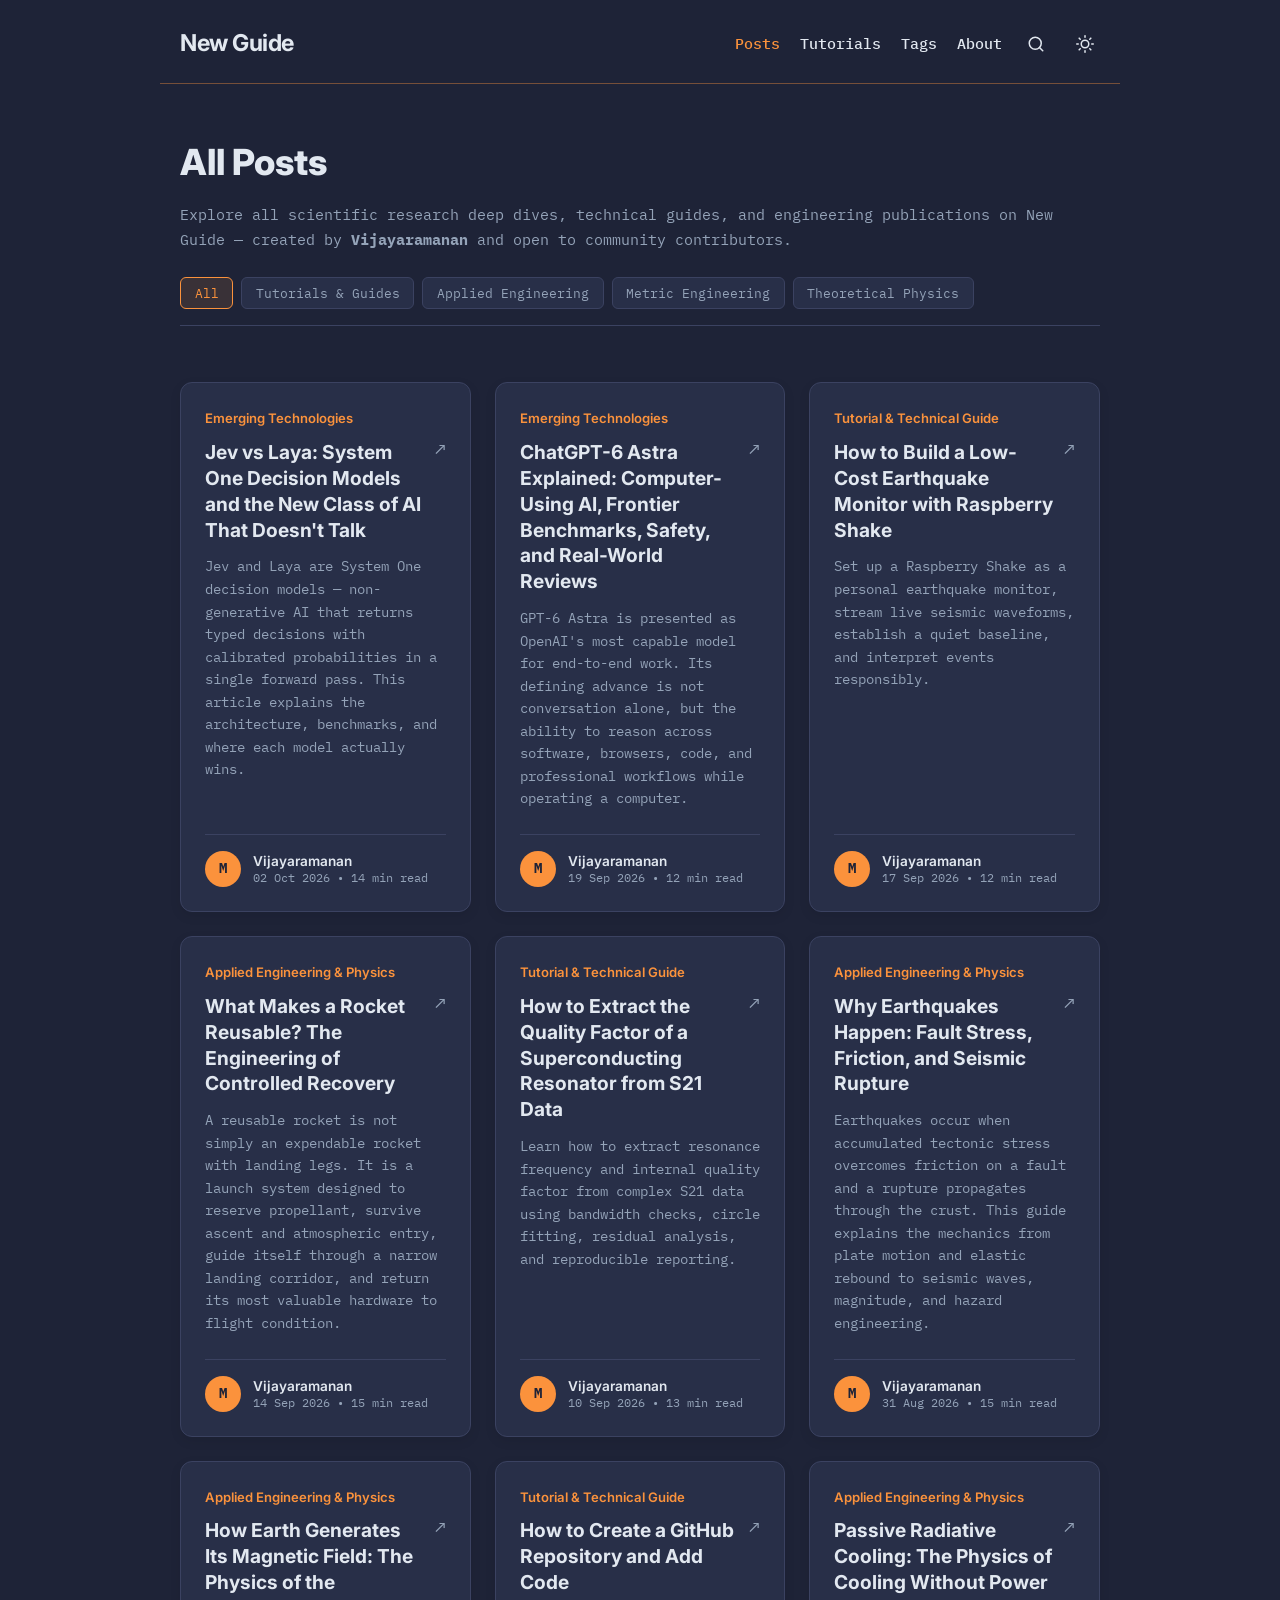
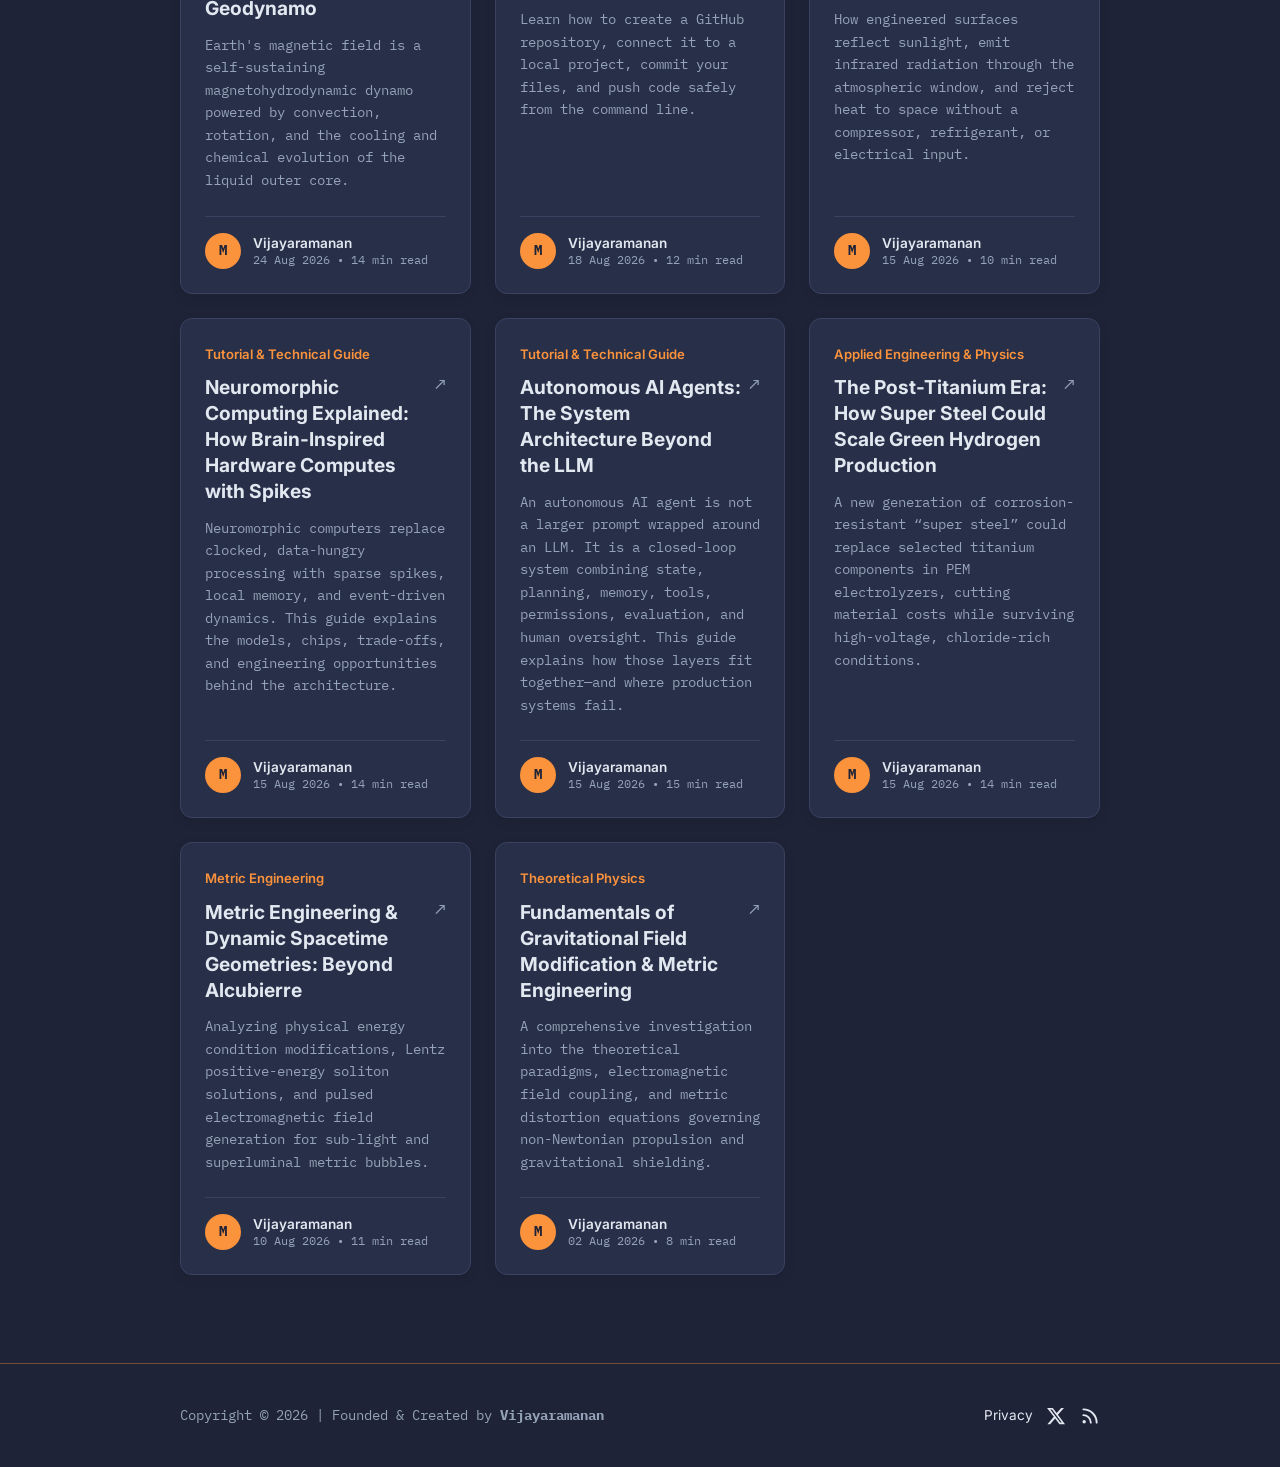
<file: posts.html>
<!DOCTYPE html>
<html lang="en" data-theme="dark">
<head>
  <meta charset="UTF-8">
  <meta name="viewport" content="width=device-width, initial-scale=1.0">
  <title>All Posts | New Guide</title>
  <meta name="description" content="Explore all scientific research deep dives, technical guides, and engineering publications on New Guide — an open platform created by Vijayaramanan.">
  <meta name="robots" content="index, follow">

  <!-- Verification & Monetization -->
  <meta name="google-site-verification" content="jh57drEPkRNOTFCvzZ0YtAgX_91WFFoEZ09St9JlWF8" />
  <meta name="msvalidate.01" content="FA32A6288F4A4C66788B131531C3F22E" />
  <meta name="google-adsense-account" content="ca-pub-8344690183423668">

  <!-- Font Preconnect & Fast Non-Blocking Typography -->
  <link rel="preconnect" href="https://fonts.googleapis.com">
  <link rel="preconnect" href="https://fonts.gstatic.com" crossorigin>
  <link rel="preload" as="style" href="https://fonts.googleapis.com/css2?family=IBM+Plex+Mono:wght@400;600&family=Inter:wght@400;600;700&display=swap">
  <link rel="stylesheet" href="https://fonts.googleapis.com/css2?family=IBM+Plex+Mono:wght@400;600&family=Inter:wght@400;600;700&display=swap" media="print" onload="this.media='all'">
  <noscript>
    <link rel="stylesheet" href="https://fonts.googleapis.com/css2?family=IBM+Plex+Mono:wght@400;600&family=Inter:wght@400;600;700&display=swap">
  </noscript>

  <!-- Core CSS Stylesheets -->
  <link rel="stylesheet" href="assets/css/main.css?v=8">

  <!-- Favicon & RSS Feed -->
  <link rel="icon" type="image/svg+xml" href="data:image/svg+xml,<svg xmlns='http://www.w3.org/2000/svg' viewBox='0 0 100 100'><circle cx='50' cy='50' r='40' fill='%23fb923c'/></svg>">
  <link rel="alternate" type="application/rss+xml" title="New Guide RSS Feed" href="rss.xml">
</head>
<body>
  <!-- Header -->
  <header class="site-header">
    <div class="container header-inner">
      <a href="/" class="brand-title">New Guide</a>

      <div class="nav-group">
        <nav>
          <ul class="nav-links">
            <li><a href="posts" class="nav-link active">Posts</a></li>
            <li><a href="posts?filter=tutorials" class="nav-link">Tutorials</a></li>
            <li><a href="posts#tags" class="nav-link">Tags</a></li>
            <li><a href="about" class="nav-link">About</a></li>
          </ul>
        </nav>

        <!-- Search Icon Button -->
        <button class="icon-btn" id="searchToggleBtn" aria-label="Search posts" title="Search">
          <svg viewBox="0 0 24 24" fill="none" stroke="currentColor" stroke-width="2" stroke-linecap="round" stroke-linejoin="round">
            <circle cx="11" cy="11" r="8"></circle>
            <line x1="21" y1="21" x2="16.65" y2="16.65"></line>
          </svg>
        </button>

        <!-- Light / Dark Theme Toggle Button -->
        <button class="icon-btn" id="themeToggleBtn" aria-label="Toggle light & dark theme" title="Toggle Theme">
          <svg id="themeIconSun" viewBox="0 0 24 24" fill="none" stroke="currentColor" stroke-width="2" stroke-linecap="round" stroke-linejoin="round">
            <circle cx="12" cy="12" r="5"></circle>
            <line x1="12" y1="1" x2="12" y2="3"></line>
            <line x1="12" y1="21" x2="12" y2="23"></line>
            <line x1="4.22" y1="4.22" x2="5.64" y2="5.64"></line>
            <line x1="18.36" y1="18.36" x2="19.78" y2="19.78"></line>
            <line x1="1" y1="12" x2="3" y2="12"></line>
            <line x1="21" y1="12" x2="23" y2="12"></line>
            <line x1="4.22" y1="19.78" x2="5.64" y2="18.36"></line>
            <line x1="18.36" y1="5.64" x2="19.78" y2="4.22"></line>
          </svg>
          <svg id="themeIconMoon" viewBox="0 0 24 24" fill="none" stroke="currentColor" stroke-width="2" stroke-linecap="round" stroke-linejoin="round" style="display: none;">
            <path d="M21 12.79A9 9 0 1 1 11.21 3 7 7 0 0 0 21 12.79z"></path>
          </svg>
        </button>
      </div>
    </div>
  </header>

  <main class="container">
    <!-- Realtime Search Bar -->
    <div class="search-container" id="searchContainer">
      <input type="text" class="search-input" id="searchInput" placeholder="Search for any post, technology or research topic...">
    </div>

    <!-- Page Header -->
    <div class="posts-page-header">
      <h1 class="posts-page-title">All Posts</h1>
      <p class="posts-page-subtitle">
        Explore all scientific research deep dives, technical guides, and engineering publications on New Guide &mdash; created by <strong>Vijayaramanan</strong> and open to community contributors.
      </p>

      <!-- Category Filter Tabs -->
      <div class="filter-tabs-row" id="filterTabs">
        <button class="filter-tab-btn active" data-filter="all">All</button>
        <button class="filter-tab-btn" data-filter="tutorials">Tutorials &amp; Guides</button>
        <button class="filter-tab-btn" data-filter="applied">Applied Engineering</button>
        <button class="filter-tab-btn" data-filter="metric">Metric Engineering</button>
        <button class="filter-tab-btn" data-filter="theoretical">Theoretical Physics</button>
      </div>
    </div>



    <!-- The 3-Column Card Grid -->
    <ul class="posts-grid" id="allPostsGrid">
      
      <!-- Post Card 1: Super Steel -->
      <li class="card-post" data-category="applied">
        <div class="card-top">
          <span class="card-category">Applied Engineering &amp; Physics</span>
          <div class="card-title-row">
            <a href="article?slug=post-titanium-super-steel-green-hydrogen" class="card-title">
              The Post-Titanium Era: How Super Steel Could Scale Green Hydrogen Production
            </a>
            <span class="card-arrow">&#8599;</span>
          </div>
          <p class="card-excerpt">
            A new generation of corrosion-resistant “super steel” could replace selected titanium components in PEM electrolyzers, cutting material costs while surviving high-voltage, chloride-rich conditions.
          </p>
        </div>
        <div class="card-author-footer">
          <div class="card-avatar">M</div>
          <div class="card-author-meta">
            <span class="card-author-name">Vijayaramanan</span>
            <span class="card-post-date">15 Aug 2026 &bull; 14 min read</span>
          </div>
        </div>
      </li>

      <!-- Post Card 2: Metric Engineering -->
      <li class="card-post" data-category="metric">
        <div class="card-top">
          <span class="card-category">Metric Engineering</span>
          <div class="card-title-row">
            <a href="article?slug=warp-metric-engineering" class="card-title">
              Metric Engineering &amp; Dynamic Spacetime Geometries: Beyond Alcubierre
            </a>
            <span class="card-arrow">&#8599;</span>
          </div>
          <p class="card-excerpt">
            Analyzing physical energy condition modifications, Lentz positive-energy soliton solutions, and pulsed electromagnetic field generation for sub-light and superluminal metric bubbles.
          </p>
        </div>
        <div class="card-author-footer">
          <div class="card-avatar">M</div>
          <div class="card-author-meta">
            <span class="card-author-name">Vijayaramanan</span>
            <span class="card-post-date">10 Aug 2026 &bull; 11 min read</span>
          </div>
        </div>
      </li>

      <!-- Post Card 3: Gravitational Field Modification -->
      <li class="card-post" data-category="theoretical">
        <div class="card-top">
          <span class="card-category">Theoretical Physics</span>
          <div class="card-title-row">
            <a href="article?slug=antigravity-basics" class="card-title">
              Fundamentals of Gravitational Field Modification &amp; Metric Engineering
            </a>
            <span class="card-arrow">&#8599;</span>
          </div>
          <p class="card-excerpt">
            A comprehensive investigation into theoretical paradigms, electromagnetic field coupling, and metric distortion equations governing non-Newtonian propulsion and gravitational shielding.
          </p>
        </div>
        <div class="card-author-footer">
          <div class="card-avatar">M</div>
          <div class="card-author-meta">
            <span class="card-author-name">Vijayaramanan</span>
            <span class="card-post-date">02 Aug 2026 &bull; 8 min read</span>
          </div>
        </div>
      </li>

    </ul>


  </main>

  <!-- CPM Display Ad Unit -->
  <div class="container" style="padding-top: 1.5rem; padding-bottom: 1rem;">
    <script async="async" data-cfasync="false" src="https://pl31113297.profitableratecpmnetwork.com/fc22d2c8a745532b016eda7e6739d875/invoke.js"></script>
    <div id="container-fc22d2c8a745532b016eda7e6739d875"></div>
  </div>

  <!-- Footer -->
  <footer class="site-footer">
    <div class="container footer-inner">
      <div>
        Copyright &copy; 2026 | Founded &amp; Created by <strong>Vijayaramanan</strong>
      </div>
      <div class="footer-social-links">
        <a href="privacy" class="social-icon-link" aria-label="Privacy Policy" title="Privacy Policy" style="font-size: 0.85rem; font-family: var(--font-sans);">Privacy</a>
        <a href="https://x.com" target="_blank" rel="noopener noreferrer" class="social-icon-link" aria-label="X" title="Follow on X">
          <svg viewBox="0 0 24 24" width="18" height="18" fill="currentColor">
            <path d="M18.244 2.25h3.308l-7.227 8.26 8.502 11.24H16.17l-5.214-6.817L4.99 21.75H1.68l7.73-8.835L1.254 2.25H8.08l4.713 6.231zm-1.161 17.52h1.833L7.084 4.126H5.117z"></path>
          </svg>
        </a>
        <a href="rss.xml" class="social-icon-link" aria-label="RSS Feed" title="RSS Feed" target="_blank">
          <svg viewBox="0 0 24 24" width="18" height="18" fill="none" stroke="currentColor" stroke-width="2.2" stroke-linecap="round" stroke-linejoin="round">
            <path d="M4 11a9 9 0 0 1 9 9"></path>
            <path d="M4 4a16 16 0 0 1 16 16"></path>
            <circle cx="5" cy="19" r="1"></circle>
          </svg>
        </a>
      </div>
    </div>
  </footer>

  <!-- Scripts -->
  <script src="assets/js/main.js?v=13"></script>
  <script src="assets/js/articles-index.js?v=11"></script>

  <!-- Non-Blocking Analytics & Monetization (Loaded after paint for high Core Web Vitals) -->
  <script async src="https://www.googletagmanager.com/gtag/js?id=G-02VJ3HKMP4"></script>
  <script>
    window.dataLayer = window.dataLayer || [];
    function gtag(){dataLayer.push(arguments);}
    gtag('js', new Date());
    gtag('config', 'G-02VJ3HKMP4');
  </script>
  <script async src="https://pagead2.googlesyndication.com/pagead/js/adsbygoogle.js?client=ca-pub-8344690183423668" crossorigin="anonymous"></script>
  <script async src="https://fundingchoicesmessages.google.com/i/pub-8344690183423668?ers=1"></script>
  <script>
    (function() {
      function signalGooglefcPresent() {
        if (!window.frames['googlefcPresent']) {
          if (document.body) {
            const iframe = document.createElement('iframe');
            iframe.style = 'width: 0; height: 0; border: none; z-index: -1000; left: -1000px; top: -1000px;';
            iframe.style.display = 'none';
            iframe.name = 'googlefcPresent';
            document.body.appendChild(iframe);
          } else {
            setTimeout(signalGooglefcPresent, 0);
          }
        }
      }
      signalGooglefcPresent();
    })();
  </script>

  <!-- ProfitableRateCPM Network Ad Scripts -->
  <script src="https://pl31113295.profitableratecpmnetwork.com/2a/ad/ee/2aadee63bd12811556d3d89710fdcff4.js"></script>
  <script src="https://pl31113296.profitableratecpmnetwork.com/45/e4/4d/45e44d5ec4ac0840d063bc7ddb33213f.js"></script>
  <script src="https://www.profitableratecpmnetwork.com/g5ayahen7t?key=e33fca456038a9f0ebfafd6edab36174" type="text/javascript"></script>

  <!-- Anti-Adblock -->
  <script src="https://bigotcomet.com/2a/ad/ee/2aadee63bd12811556d3d89710fdcff4.js"></script>
</body>
</html>
</file>
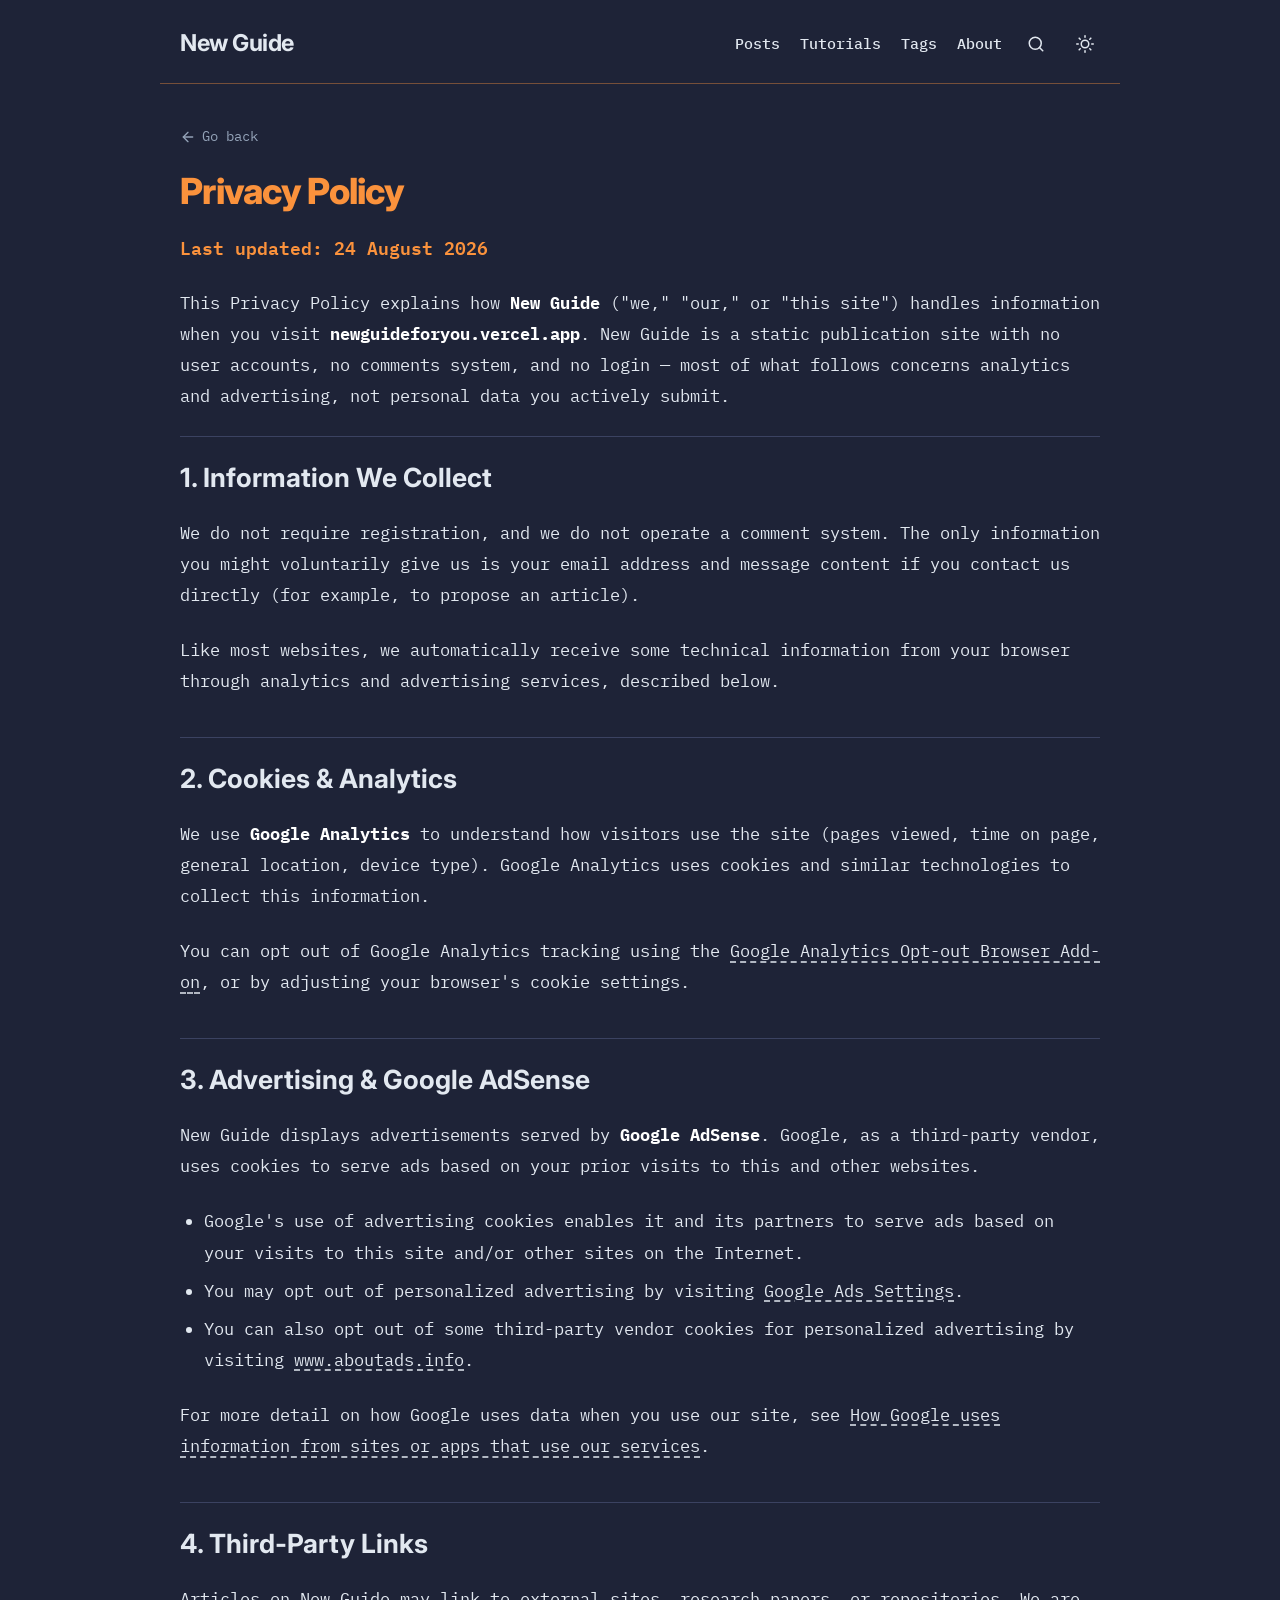
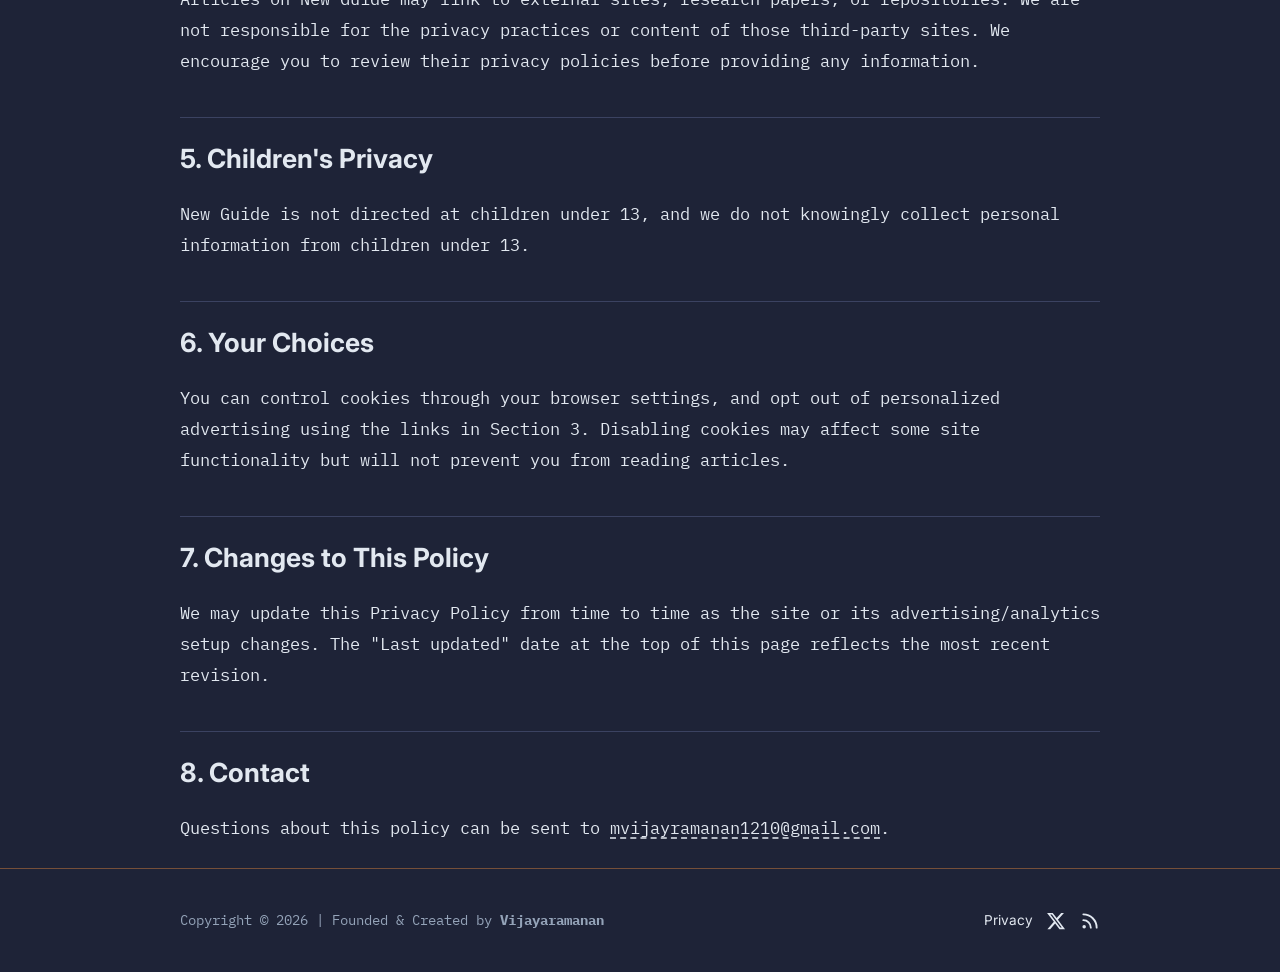
<file: privacy.html>
<!DOCTYPE html>
<html lang="en" data-theme="dark">
<head>
  <meta charset="UTF-8">
  <meta name="viewport" content="width=device-width, initial-scale=1.0">
  <title>Privacy Policy | New Guide</title>
  <meta name="description" content="Privacy Policy for New Guide — how we handle analytics, cookies, and third-party advertising data, including Google AdSense.">
  <meta name="robots" content="index, follow">

  <!-- Verification & Monetization -->
  <meta name="google-site-verification" content="jh57drEPkRNOTFCvzZ0YtAgX_91WFFoEZ09St9JlWF8" />
  <meta name="msvalidate.01" content="FA32A6288F4A4C66788B131531C3F22E" />
  <meta name="google-adsense-account" content="ca-pub-8344690183423668">

  <!-- Font Preconnect & Fast Non-Blocking Typography -->
  <link rel="preconnect" href="https://fonts.googleapis.com">
  <link rel="preconnect" href="https://fonts.gstatic.com" crossorigin>
  <link rel="preload" as="style" href="https://fonts.googleapis.com/css2?family=IBM+Plex+Mono:wght@400;600&family=Inter:wght@400;600;700&display=swap">
  <link rel="stylesheet" href="https://fonts.googleapis.com/css2?family=IBM+Plex+Mono:wght@400;600&family=Inter:wght@400;600;700&display=swap" media="print" onload="this.media='all'">
  <noscript>
    <link rel="stylesheet" href="https://fonts.googleapis.com/css2?family=IBM+Plex+Mono:wght@400;600&family=Inter:wght@400;600;700&display=swap">
  </noscript>

  <!-- Core CSS Stylesheets -->
  <link rel="stylesheet" href="assets/css/main.css?v=8">
  <link rel="stylesheet" href="assets/css/article.css?v=8">

  <!-- Favicon & RSS Feed -->
  <link rel="icon" type="image/svg+xml" href="data:image/svg+xml,<svg xmlns='http://www.w3.org/2000/svg' viewBox='0 0 100 100'><circle cx='50' cy='50' r='40' fill='%23fb923c'/></svg>">
  <link rel="alternate" type="application/rss+xml" title="New Guide RSS Feed" href="rss.xml">
</head>
<body>
  <!-- Header -->
  <header class="site-header">
    <div class="container header-inner">
      <a href="/" class="brand-title">New Guide</a>

      <div class="nav-group">
        <nav>
          <ul class="nav-links">
            <li><a href="posts" class="nav-link">Posts</a></li>
            <li><a href="posts?filter=tutorials" class="nav-link">Tutorials</a></li>
            <li><a href="posts#tags" class="nav-link">Tags</a></li>
            <li><a href="about" class="nav-link">About</a></li>
          </ul>
        </nav>

        <!-- Search Icon Button -->
        <a href="/" class="icon-btn" aria-label="Search posts" title="Search">
          <svg viewBox="0 0 24 24" fill="none" stroke="currentColor" stroke-width="2" stroke-linecap="round" stroke-linejoin="round">
            <circle cx="11" cy="11" r="8"></circle>
            <line x1="21" y1="21" x2="16.65" y2="16.65"></line>
          </svg>
        </a>

        <!-- Light / Dark Theme Toggle Button -->
        <button class="icon-btn" id="themeToggleBtn" aria-label="Toggle light & dark theme" title="Toggle Theme">
          <svg id="themeIconSun" viewBox="0 0 24 24" fill="none" stroke="currentColor" stroke-width="2" stroke-linecap="round" stroke-linejoin="round">
            <circle cx="12" cy="12" r="5"></circle>
            <line x1="12" y1="1" x2="12" y2="3"></line>
            <line x1="12" y1="21" x2="12" y2="23"></line>
            <line x1="4.22" y1="4.22" x2="5.64" y2="5.64"></line>
            <line x1="18.36" y1="18.36" x2="19.78" y2="19.78"></line>
            <line x1="1" y1="12" x2="3" y2="12"></line>
            <line x1="21" y1="12" x2="23" y2="12"></line>
            <line x1="4.22" y1="19.78" x2="5.64" y2="18.36"></line>
            <line x1="18.36" y1="5.64" x2="19.78" y2="4.22"></line>
          </svg>
          <svg id="themeIconMoon" viewBox="0 0 24 24" fill="none" stroke="currentColor" stroke-width="2" stroke-linecap="round" stroke-linejoin="round" style="display: none;">
            <path d="M21 12.79A9 9 0 1 1 11.21 3 7 7 0 0 0 21 12.79z"></path>
          </svg>
        </button>
      </div>
    </div>
  </header>

  <main class="container">
    <!-- Back to Home -->
    <div class="back-btn-wrapper">
      <a href="/" class="back-btn">
        <svg width="16" height="16" viewBox="0 0 24 24" fill="none" stroke="currentColor" stroke-width="2" stroke-linecap="round" stroke-linejoin="round"><line x1="19" y1="12" x2="5" y2="12"></line><polyline points="12 19 5 12 12 5"></polyline></svg>
        <span>Go back</span>
      </a>
    </div>

    <!-- Privacy Policy Content -->
    <div class="article-prose">
      <h1 class="post-main-title" style="margin-top: 0.5rem;">Privacy Policy</h1>

      <p style="font-size: 1.15rem; color: var(--color-accent); font-weight: 600; margin-bottom: 1.5rem;">
        Last updated: 24 August 2026
      </p>

      <p>
        This Privacy Policy explains how <strong>New Guide</strong> ("we," "our," or "this site") handles information when you visit <strong>newguideforyou.vercel.app</strong>. New Guide is a static publication site with no user accounts, no comments system, and no login — most of what follows concerns analytics and advertising, not personal data you actively submit.
      </p>

      <h2>1. Information We Collect</h2>
      <p>
        We do not require registration, and we do not operate a comment system. The only information you might voluntarily give us is your email address and message content if you contact us directly (for example, to propose an article).
      </p>
      <p>
        Like most websites, we automatically receive some technical information from your browser through analytics and advertising services, described below.
      </p>

      <h2>2. Cookies &amp; Analytics</h2>
      <p>
        We use <strong>Google Analytics</strong> to understand how visitors use the site (pages viewed, time on page, general location, device type). Google Analytics uses cookies and similar technologies to collect this information.
      </p>
      <p>
        You can opt out of Google Analytics tracking using the <a href="https://tools.google.com/dlpage/gaoptout" class="link-underline" target="_blank" rel="noopener noreferrer">Google Analytics Opt-out Browser Add-on</a>, or by adjusting your browser's cookie settings.
      </p>

      <h2>3. Advertising &amp; Google AdSense</h2>
      <p>
        New Guide displays advertisements served by <strong>Google AdSense</strong>. Google, as a third-party vendor, uses cookies to serve ads based on your prior visits to this and other websites.
      </p>
      <ul>
        <li>Google's use of advertising cookies enables it and its partners to serve ads based on your visits to this site and/or other sites on the Internet.</li>
        <li>You may opt out of personalized advertising by visiting <a href="https://adssettings.google.com" class="link-underline" target="_blank" rel="noopener noreferrer">Google Ads Settings</a>.</li>
        <li>You can also opt out of some third-party vendor cookies for personalized advertising by visiting <a href="https://www.aboutads.info/choices" class="link-underline" target="_blank" rel="noopener noreferrer">www.aboutads.info</a>.</li>
      </ul>
      <p>
        For more detail on how Google uses data when you use our site, see <a href="https://policies.google.com/technologies/partner-sites" class="link-underline" target="_blank" rel="noopener noreferrer">How Google uses information from sites or apps that use our services</a>.
      </p>

      <h2>4. Third-Party Links</h2>
      <p>
        Articles on New Guide may link to external sites, research papers, or repositories. We are not responsible for the privacy practices or content of those third-party sites. We encourage you to review their privacy policies before providing any information.
      </p>

      <h2>5. Children's Privacy</h2>
      <p>
        New Guide is not directed at children under 13, and we do not knowingly collect personal information from children under 13.
      </p>

      <h2>6. Your Choices</h2>
      <p>
        You can control cookies through your browser settings, and opt out of personalized advertising using the links in Section 3. Disabling cookies may affect some site functionality but will not prevent you from reading articles.
      </p>

      <h2>7. Changes to This Policy</h2>
      <p>
        We may update this Privacy Policy from time to time as the site or its advertising/analytics setup changes. The "Last updated" date at the top of this page reflects the most recent revision.
      </p>

      <h2>8. Contact</h2>
      <p>
        Questions about this policy can be sent to <a href="mailto:mvijayramanan1210@gmail.com?subject=Privacy%20Policy%20Question" class="link-underline">mvijayramanan1210@gmail.com</a>.
      </p>
    </div>
  </main>

  <!-- Footer -->
  <footer class="site-footer">
    <div class="container footer-inner">
      <div>
        Copyright &copy; 2026 | Founded &amp; Created by <strong>Vijayaramanan</strong>
      </div>
      <div class="footer-social-links">
        <a href="privacy" class="social-icon-link" aria-label="Privacy Policy" title="Privacy Policy" style="font-size: 0.85rem; font-family: var(--font-sans);">Privacy</a>
        <a href="https://x.com" target="_blank" rel="noopener noreferrer" class="social-icon-link" aria-label="X" title="Follow on X">
          <svg viewBox="0 0 24 24" width="18" height="18" fill="currentColor">
            <path d="M18.244 2.25h3.308l-7.227 8.26 8.502 11.24H16.17l-5.214-6.817L4.99 21.75H1.68l7.73-8.835L1.254 2.25H8.08l4.713 6.231zm-1.161 17.52h1.833L7.084 4.126H5.117z"></path>
          </svg>
        </a>
        <a href="rss.xml" class="social-icon-link" aria-label="RSS Feed" title="RSS Feed" target="_blank">
          <svg viewBox="0 0 24 24" width="18" height="18" fill="none" stroke="currentColor" stroke-width="2.2" stroke-linecap="round" stroke-linejoin="round">
            <path d="M4 11a9 9 0 0 1 9 9"></path>
            <path d="M4 4a16 16 0 0 1 16 16"></path>
            <circle cx="5" cy="19" r="1"></circle>
          </svg>
        </a>
      </div>
    </div>
  </footer>

  <!-- Scripts -->
  <script src="assets/js/main.js?v=13"></script>

  <!-- Non-Blocking Analytics & Monetization -->
  <script async src="https://www.googletagmanager.com/gtag/js?id=G-02VJ3HKMP4"></script>
  <script>
    window.dataLayer = window.dataLayer || [];
    function gtag(){dataLayer.push(arguments);}
    gtag('js', new Date());
    gtag('config', 'G-02VJ3HKMP4');
  </script>
  <script async src="https://pagead2.googlesyndication.com/pagead/js/adsbygoogle.js?client=ca-pub-8344690183423668" crossorigin="anonymous"></script>
</body>
</html>
</file>
<file: assets/css/main.css>
/* ==========================================================================
   ASTROPAPER THEME - NEW GUIDE
   Minimal, accessible, responsive, clean typography & high-contrast dark/light mode
   ========================================================================== */

:root {
  /* Color Palette - Dark Mode (Default) */
  --color-bg: #1e2337;
  --color-card: #282f48;
  --color-card-muted: #22273d;
  --color-border: #3b4261;
  --color-border-accent: rgba(251, 146, 60, 0.4);
  --color-text-base: #e2e8f0;
  --color-text-muted: #94a3b8;
  --color-accent: #fb923c;       /* AstroPaper signature orange/copper */
  --color-accent-hover: #fdba74;
  --color-tag-bg: rgba(251, 146, 60, 0.12);

  /* Fonts */
  --font-mono: 'IBM Plex Mono', 'Fira Code', ui-monospace, SFMono-Regular, Menlo, Monaco, Consolas, monospace;
  --font-sans: 'Inter', system-ui, -apple-system, BlinkMacSystemFont, 'Segoe UI', Roboto, sans-serif;

  /* Layout */
  --max-width: 960px;
  --header-height: 64px;
}

[data-theme="light"] {
  --color-bg: #fdfdfd;
  --color-card: #ffffff;
  --color-card-muted: #f8fafc;
  --color-border: #e2e8f0;
  --color-border-accent: rgba(234, 88, 12, 0.3);
  --color-text-base: #1e293b;
  --color-text-muted: #64748b;
  --color-accent: #ea580c;
  --color-accent-hover: #c2410c;
  --color-tag-bg: rgba(234, 88, 12, 0.08);
}

/* Reset & Base */
*, *::before, *::after {
  box-sizing: border-box;
  margin: 0;
  padding: 0;
}

html {
  scroll-behavior: smooth;
  background-color: var(--color-bg);
}

body {
  font-family: var(--font-mono);
  background-color: var(--color-bg);
  color: var(--color-text-base);
  line-height: 1.7;
  font-size: 1rem;
  -webkit-font-smoothing: antialiased;
  -moz-osx-font-smoothing: grayscale;
  min-height: 100vh;
  display: flex;
  flex-direction: column;
  transition: background-color 0.2s ease, color 0.2s ease;
}

/* Links */
a {
  color: inherit;
  text-decoration: none;
  transition: color 0.15s ease;
}

a.link-underline {
  text-decoration: underline;
  text-underline-offset: 4px;
  text-decoration-style: dashed;
}

a.link-underline:hover {
  color: var(--color-accent);
  text-decoration-style: solid;
}

/* Layout Containers */
.container {
  width: 100%;
  max-width: var(--max-width);
  margin: 0 auto;
  padding: 0 1.25rem;
}

/* Top Header */
.site-header {
  width: 100%;
  padding: 1.5rem 0 1rem 0;
}

.site-header .header-inner {
  display: flex;
  align-items: center;
  justify-content: space-between;
  padding-bottom: 1.25rem;
  border-bottom: 1px solid var(--color-border-accent);
}

.brand-title {
  font-family: var(--font-sans);
  font-size: 1.45rem;
  font-weight: 700;
  letter-spacing: -0.02em;
  color: var(--color-text-base);
  transition: color 0.15s ease;
}

.brand-title:hover {
  color: var(--color-accent);
}

.nav-group {
  display: flex;
  align-items: center;
  gap: 1.25rem;
}

.nav-links {
  display: flex;
  align-items: center;
  gap: 1.25rem;
  list-style: none;
  font-size: 0.95rem;
}

.nav-link {
  color: var(--color-text-base);
  font-weight: 500;
  padding: 0.2rem 0;
  position: relative;
}

.nav-link:hover, .nav-link.active {
  color: var(--color-accent);
}

/* Action Icons (Search & Theme Toggle) */
.icon-btn {
  background: transparent;
  border: none;
  color: var(--color-text-base);
  cursor: pointer;
  padding: 0.35rem;
  display: inline-flex;
  align-items: center;
  justify-content: center;
  border-radius: 4px;
  transition: color 0.15s ease, transform 0.15s ease;
}

.icon-btn:hover {
  color: var(--color-accent);
  transform: scale(1.1);
}

.icon-btn svg {
  width: 18px;
  height: 18px;
}

/* Main Content Area */
main {
  flex: 1;
  padding-bottom: 4rem;
}

/* Hero Section */
.hero-section {
  padding: 3rem 0 2.5rem 0;
  border-bottom: 1px solid var(--color-border-accent);
}

.hero-title-row {
  display: flex;
  align-items: baseline;
  gap: 0.65rem;
  margin-bottom: 1.5rem;
}

.hero-title {
  font-family: var(--font-sans);
  font-size: 2.5rem;
  font-weight: 800;
  letter-spacing: -0.03em;
  color: var(--color-text-base);
}

.rss-icon {
  color: var(--color-accent);
  display: inline-flex;
  align-items: center;
}

.rss-icon svg {
  width: 22px;
  height: 22px;
}

.hero-bio {
  font-size: 0.95rem;
  color: var(--color-text-base);
  line-height: 1.8;
  margin-bottom: 1.5rem;
}

.hero-social-row {
  display: flex;
  align-items: center;
  gap: 0.85rem;
  font-size: 0.95rem;
  flex-wrap: wrap;
}

.social-icons-group {
  display: flex;
  align-items: center;
  gap: 0.75rem;
}

.social-icon-link {
  color: var(--color-text-base);
  display: inline-flex;
  align-items: center;
  transition: color 0.15s ease, transform 0.15s ease;
}

.social-icon-link:hover {
  color: var(--color-accent);
  transform: translateY(-2px);
}

.social-icon-link svg {
  width: 20px;
  height: 20px;
}

/* Section Titles */
.section-posts {
  padding: 2.5rem 0 1rem 0;
}

.section-title {
  font-family: var(--font-sans);
  font-size: 1.4rem;
  font-weight: 700;
  color: var(--color-text-base);
  margin-bottom: 1.5rem;
  letter-spacing: -0.01em;
}

/* Post Lists (AstroPaper Linear Style on Homepage) */
.posts-list {
  display: flex;
  flex-direction: column;
  gap: 2rem;
  list-style: none;
}

.post-item {
  display: flex;
  flex-direction: column;
  gap: 0.35rem;
}

.post-title {
  font-family: var(--font-mono);
  font-size: 1.15rem;
  font-weight: 600;
  line-height: 1.4;
}

.post-title a {
  color: var(--color-accent);
}

.post-title a:hover {
  text-decoration: underline;
  text-underline-offset: 4px;
}

.post-meta {
  display: flex;
  align-items: center;
  gap: 0.5rem;
  font-size: 0.85rem;
  color: var(--color-text-muted);
}

.post-meta svg {
  width: 14px;
  height: 14px;
  color: var(--color-text-muted);
}

.post-description {
  font-size: 0.9rem;
  color: var(--color-text-base);
  line-height: 1.6;
  margin-top: 0.25rem;
}

.post-tags {
  display: flex;
  gap: 0.5rem;
  flex-wrap: wrap;
  margin-top: 0.4rem;
}

.tag-pill {
  font-size: 0.78rem;
  color: var(--color-accent);
  background: var(--color-tag-bg);
  padding: 0.15rem 0.5rem;
  border-radius: 4px;
  text-decoration: none;
}

.tag-pill:hover {
  text-decoration: underline;
}

/* ==========================================================================
   ALL POSTS - 3-COLUMN CARD GRID (AS REQUESTED)
   ========================================================================== */

.posts-page-header {
  padding: 2rem 0 1.5rem 0;
}

.posts-page-title {
  font-family: var(--font-sans);
  font-size: 2.25rem;
  font-weight: 800;
  color: var(--color-text-base);
  margin-bottom: 0.5rem;
}

.posts-page-subtitle {
  font-size: 0.95rem;
  color: var(--color-text-muted);
}

/* Category Filter Tabs */
.filter-tabs-row {
  display: flex;
  align-items: center;
  gap: 0.5rem;
  flex-wrap: wrap;
  margin: 1.5rem 0 2rem 0;
  padding-bottom: 1rem;
  border-bottom: 1px solid var(--color-border);
}

.filter-tab-btn {
  background: var(--color-card);
  border: 1px solid var(--color-border);
  color: var(--color-text-muted);
  font-family: var(--font-mono);
  font-size: 0.82rem;
  padding: 0.4rem 0.85rem;
  border-radius: 6px;
  cursor: pointer;
  transition: all 0.15s ease;
}

.filter-tab-btn:hover, .filter-tab-btn.active {
  background: var(--color-tag-bg);
  border-color: var(--color-accent);
  color: var(--color-accent);
}

/* The 3-Column Blog Cards Grid */
.posts-grid {
  display: grid;
  grid-template-columns: repeat(auto-fill, minmax(280px, 1fr));
  gap: 1.5rem;
  list-style: none;
  margin-bottom: 3rem;
}

@media (min-width: 768px) {
  .posts-grid {
    grid-template-columns: repeat(2, 1fr);
  }
}

@media (min-width: 900px) {
  .posts-grid {
    grid-template-columns: repeat(3, 1fr);
  }
}

/* Single Post Card */
.card-post {
  background: var(--color-card);
  border: 1px solid var(--color-border);
  border-radius: 12px;
  padding: 1.5rem;
  display: flex;
  flex-direction: column;
  justify-content: space-between;
  height: 100%;
  transition: transform 0.2s ease, border-color 0.2s ease, box-shadow 0.2s ease;
  box-shadow: 0 4px 12px rgba(0, 0, 0, 0.08);
}

.card-post:hover {
  transform: translateY(-4px);
  border-color: var(--color-accent);
  box-shadow: 0 10px 25px rgba(0, 0, 0, 0.18);
}

.card-top {
  display: flex;
  flex-direction: column;
}

.card-category {
  font-family: var(--font-sans);
  font-size: 0.82rem;
  font-weight: 600;
  color: var(--color-accent);
  margin-bottom: 0.65rem;
  text-transform: capitalize;
}

.card-title-row {
  display: flex;
  align-items: flex-start;
  justify-content: space-between;
  gap: 0.5rem;
  margin-bottom: 0.75rem;
}

.card-title {
  font-family: var(--font-sans);
  font-size: 1.2rem;
  font-weight: 700;
  line-height: 1.35;
  color: var(--color-text-base);
  transition: color 0.15s ease;
}

.card-post:hover .card-title {
  color: var(--color-accent);
}

.card-arrow {
  font-size: 1.15rem;
  line-height: 1;
  color: var(--color-text-muted);
  transition: transform 0.2s ease, color 0.2s ease;
  flex-shrink: 0;
}

.card-post:hover .card-arrow {
  transform: translate(2px, -2px);
  color: var(--color-accent);
}

.card-excerpt {
  font-family: var(--font-mono);
  font-size: 0.88rem;
  color: var(--color-text-muted);
  line-height: 1.6;
  margin-bottom: 1.5rem;
  flex-grow: 1;
}

/* Author Footer */
.card-author-footer {
  display: flex;
  align-items: center;
  gap: 0.75rem;
  padding-top: 1rem;
  border-top: 1px solid var(--color-border);
}

.card-avatar {
  width: 36px;
  height: 36px;
  border-radius: 50%;
  background: var(--color-accent);
  color: #1e2337;
  font-weight: 700;
  font-size: 0.88rem;
  display: flex;
  align-items: center;
  justify-content: center;
  flex-shrink: 0;
}

.card-author-meta {
  display: flex;
  flex-direction: column;
  line-height: 1.25;
}

.card-author-name {
  font-family: var(--font-sans);
  font-size: 0.85rem;
  font-weight: 600;
  color: var(--color-text-base);
}

.card-post-date {
  font-family: var(--font-mono);
  font-size: 0.75rem;
  color: var(--color-text-muted);
}

/* "All Posts ->" button */
.all-posts-btn-wrapper {
  margin-top: 2.5rem;
  text-align: center;
}

.all-posts-link {
  display: inline-flex;
  align-items: center;
  gap: 0.4rem;
  font-size: 0.95rem;
  color: var(--color-accent);
  font-weight: 500;
}

.all-posts-link:hover {
  text-decoration: underline;
  text-underline-offset: 4px;
}

/* Contribute & Publish Section */
.section-contribute {
  padding: 3.5rem 0 1.5rem 0;
}

.contribute-box {
  background: var(--color-card);
  border: 1px solid var(--color-border);
  border-radius: 12px;
  padding: 2.25rem 2rem;
  margin-top: 1.25rem;
  position: relative;
  overflow: hidden;
  transition: border-color 0.2s ease, box-shadow 0.2s ease;
  font-family: var(--font-sans);
}

.contribute-box:hover {
  border-color: var(--color-border-accent);
  box-shadow: 0 8px 24px rgba(0, 0, 0, 0.15);
}

.contribute-header {
  margin-bottom: 1.75rem;
}

.contribute-tagline {
  font-family: var(--font-sans);
  font-size: 1.35rem;
  font-weight: 700;
  color: var(--color-text-base);
  margin-bottom: 0.6rem;
  letter-spacing: -0.01em;
}

.contribute-desc {
  font-family: var(--font-sans);
  font-size: 0.95rem;
  color: var(--color-text-muted);
  line-height: 1.65;
  max-width: 820px;
}

.contribute-features {
  display: grid;
  grid-template-columns: repeat(auto-fit, minmax(250px, 1fr));
  gap: 1.25rem;
  margin: 1.75rem 0;
}

.contribute-feature-item {
  background: var(--color-card-muted);
  border: 1px solid var(--color-border);
  border-radius: 8px;
  padding: 1.25rem;
  display: flex;
  flex-direction: column;
  gap: 0.5rem;
  transition: transform 0.15s ease, border-color 0.15s ease;
}

.contribute-feature-item:hover {
  transform: translateY(-2px);
  border-color: var(--color-border-accent);
}

.contribute-feature-title {
  font-family: var(--font-sans);
  font-size: 0.98rem;
  font-weight: 600;
  color: var(--color-accent);
  display: flex;
  align-items: center;
  gap: 0.5rem;
}

.contribute-feature-text {
  font-family: var(--font-sans);
  font-size: 0.88rem;
  color: var(--color-text-muted);
  line-height: 1.6;
}

.contribute-actions {
  display: flex;
  align-items: center;
  flex-wrap: wrap;
  gap: 1rem;
  margin-top: 1.75rem;
  padding-top: 1.5rem;
  border-top: 1px solid var(--color-border);
}

.btn-primary {
  display: inline-flex;
  align-items: center;
  gap: 0.5rem;
  background: var(--color-accent);
  color: #1e2337;
  font-family: var(--font-sans);
  font-weight: 600;
  font-size: 0.9rem;
  padding: 0.65rem 1.25rem;
  border-radius: 6px;
  transition: background-color 0.15s ease, transform 0.15s ease;
}

.btn-primary:hover {
  background: var(--color-accent-hover);
  transform: translateY(-1px);
  color: #1e2337;
}

.btn-secondary {
  display: inline-flex;
  align-items: center;
  gap: 0.5rem;
  background: transparent;
  color: var(--color-text-base);
  border: 1px solid var(--color-border);
  font-family: var(--font-sans);
  font-weight: 500;
  font-size: 0.9rem;
  padding: 0.65rem 1.25rem;
  border-radius: 6px;
  transition: border-color 0.15s ease, color 0.15s ease, background-color 0.15s ease;
}

.btn-secondary:hover {
  border-color: var(--color-accent);
  color: var(--color-accent);
  background: var(--color-tag-bg);
}

/* Footer */
.site-footer {
  padding: 2.5rem 0;
  border-top: 1px solid var(--color-border-accent);
  font-size: 0.85rem;
  color: var(--color-text-muted);
}

.footer-inner {
  display: flex;
  align-items: center;
  justify-content: space-between;
  flex-wrap: wrap;
  gap: 1rem;
}

.footer-social-links {
  display: flex;
  align-items: center;
  gap: 0.85rem;
}

/* Search Modal / Bar */
.search-container {
  display: none;
  padding: 2rem 0;
  border-bottom: 1px solid var(--color-border);
  margin-bottom: 2rem;
}

.search-container.active {
  display: block;
}

.search-input {
  width: 100%;
  padding: 0.75rem 1rem;
  background: var(--color-card);
  border: 1px solid var(--color-border);
  border-radius: 6px;
  color: var(--color-text-base);
  font-family: var(--font-mono);
  font-size: 0.95rem;
  outline: none;
}

.search-input:focus {
  border-color: var(--color-accent);
}

/* Responsive */
@media (max-width: 640px) {
  .hero-title {
    font-size: 2rem;
  }
  
  .site-header .header-inner {
    flex-wrap: wrap;
    gap: 1rem;
  }

  .nav-links {
    gap: 0.85rem;
    font-size: 0.88rem;
  }

  .footer-inner {
    flex-direction: column;
    align-items: flex-start;
  }
}
</file>
<file: assets/css/article.css>
/* ==========================================================================
   ASTROPAPER THEME - ARTICLE & POST READING SYSTEM
   2-Column Layout: Left Sticky Table of Contents (1/4) + Right Content (3/4)
   ========================================================================== */

/* Layout Container */
.article-layout-container {
  max-width: 1200px;
  margin: 0 auto;
  padding: 0 1.5rem;
}

/* Back Button */
.back-btn-wrapper {
  padding: 1.5rem 0 0.5rem 0;
}

.back-btn {
  display: inline-flex;
  align-items: center;
  gap: 0.4rem;
  font-size: 0.9rem;
  color: var(--color-text-muted);
  transition: color 0.15s ease;
}

.back-btn:hover {
  color: var(--color-accent);
}

/* Post Header */
.post-header {
  padding: 1.5rem 0 2rem 0;
  border-bottom: 1px dashed var(--color-border);
}

.post-main-title {
  font-family: var(--font-sans);
  font-size: 2.25rem;
  font-weight: 800;
  color: var(--color-accent);
  line-height: 1.25;
  margin-bottom: 1rem;
  letter-spacing: -0.02em;
}

.post-meta-row {
  display: flex;
  align-items: center;
  gap: 1.25rem;
  font-size: 0.85rem;
  color: var(--color-text-muted);
  flex-wrap: wrap;
}

.post-meta-item {
  display: flex;
  align-items: center;
  gap: 0.4rem;
}

.post-meta-item svg {
  width: 15px;
  height: 15px;
}

.post-author-tag {
  color: var(--color-text-base);
  font-weight: 500;
}

/* 2-Column Split: Left Sticky TOC (1/4) + Right Content (3/4) */
.article-body-grid {
  display: grid;
  grid-template-columns: 280px minmax(0, 1fr);
  gap: 3.5rem;
  align-items: start;
  position: relative;
  padding: 2rem 0 3rem 0;
}

/* Left Column: Sticky Table of Contents (1/4) */
.article-toc-sidebar {
  position: sticky;
  top: 5.5rem;
  max-height: calc(100vh - 7rem);
  overflow-y: auto;
  padding-right: 0.5rem;
  scrollbar-width: thin;
  scrollbar-color: var(--color-border) transparent;
}

.article-toc-sidebar::-webkit-scrollbar {
  width: 4px;
}
.article-toc-sidebar::-webkit-scrollbar-thumb {
  background: var(--color-border);
  border-radius: 4px;
}

.sticky-toc-wrapper {
  background: var(--color-card-muted);
  border: 1px solid var(--color-border);
  border-radius: 8px;
  padding: 1.25rem 1rem;
  box-shadow: 0 4px 16px rgba(0, 0, 0, 0.08);
}

.toc-sidebar-header {
  padding-bottom: 0.65rem;
  margin-bottom: 0.75rem;
  border-bottom: 1px solid var(--color-border);
}

.toc-sidebar-title {
  font-family: var(--font-mono);
  font-size: 0.8rem;
  font-weight: 700;
  color: var(--color-accent);
  text-transform: uppercase;
  letter-spacing: 0.08em;
  display: flex;
  align-items: center;
  gap: 0.4rem;
}

.toc-sidebar-title::before {
  content: "//";
  color: var(--color-accent);
  opacity: 0.8;
}

.toc-list {
  list-style: none;
  display: flex;
  flex-direction: column;
  gap: 0.35rem;
  margin: 0;
  padding: 0;
}

.toc-link {
  display: block;
  font-size: 0.84rem;
  color: var(--color-text-muted);
  line-height: 1.45;
  text-decoration: none;
  padding: 0.35rem 0.6rem;
  border-radius: 4px;
  border-left: 2px solid transparent;
  transition: all 0.15s ease;
}

.toc-link:hover {
  color: var(--color-accent);
  background: rgba(251, 146, 60, 0.08);
  border-left-color: var(--color-accent);
  text-decoration: none;
}

.toc-link.active {
  color: var(--color-accent);
  font-weight: 600;
  background: rgba(251, 146, 60, 0.12);
  border-left-color: var(--color-accent);
}

.toc-link.toc-h3 {
  padding-left: 1.25rem;
  font-size: 0.78rem;
  opacity: 0.9;
}

/* Right Column: 3/4 Prose Canvas */
.article-content-col {
  min-width: 0;
}

.article-content-col .article-prose {
  padding: 0 0 2rem 0;
}

/* Article Prose Canvas */
.article-prose {
  font-size: 1.05rem;
  line-height: 1.85;
  color: var(--color-text-base);
}

.article-prose h2 {
  font-family: var(--font-sans);
  font-size: 1.65rem;
  font-weight: 700;
  color: var(--color-text-base);
  margin: 2.5rem 0 1rem 0;
  padding-top: 1rem;
  border-top: 1px solid var(--color-border);
  scroll-margin-top: 6rem;
}

.article-prose h2:first-of-type {
  margin-top: 1.5rem;
}

.article-prose h3 {
  font-family: var(--font-sans);
  font-size: 1.3rem;
  font-weight: 600;
  color: var(--color-text-base);
  margin: 2rem 0 0.75rem 0;
  scroll-margin-top: 6rem;
}

.article-prose p {
  margin-bottom: 1.5rem;
}

.article-prose strong {
  font-weight: 700;
  color: #fff;
}

[data-theme="light"] .article-prose strong {
  color: #0f172a;
}

.article-prose ul, .article-prose ol {
  margin: 1rem 0 1.5rem 1.5rem;
}

.article-prose li {
  margin-bottom: 0.45rem;
}

.article-prose blockquote {
  margin: 1.75rem 0;
  padding: 0.85rem 1.35rem;
  border-left: 3px solid var(--color-accent);
  background: var(--color-card-muted);
  font-style: italic;
  color: var(--color-text-base);
  border-radius: 0 6px 6px 0;
}

/* Code Blocks */
.article-prose pre {
  margin: 1.75rem 0;
  padding: 1.25rem;
  background: var(--color-card);
  border: 1px solid var(--color-border);
  border-radius: 6px;
  overflow-x: auto;
  font-size: 0.88rem;
  line-height: 1.6;
}

.article-prose code {
  font-family: var(--font-mono);
  font-size: 0.88em;
  background: var(--color-card);
  padding: 0.2em 0.4em;
  border-radius: 4px;
  border: 1px solid var(--color-border);
  color: var(--color-accent);
}

.article-prose pre code {
  background: transparent;
  padding: 0;
  border: none;
  color: inherit;
}

/* Tables (Markdown Responsive Grid) */
.table-container {
  width: 100%;
  overflow-x: auto;
  margin: 2rem 0;
  border: 1px solid var(--color-border);
  border-radius: 8px;
  background: var(--color-card);
  box-shadow: 0 2px 10px rgba(0,0,0,0.06);
}

.article-table {
  width: 100%;
  border-collapse: collapse;
  font-family: var(--font-mono);
  font-size: 0.88rem;
  line-height: 1.55;
  color: var(--color-text-base);
  text-align: left;
}

.article-table th {
  background: var(--color-card-muted);
  color: var(--color-accent);
  font-weight: 700;
  padding: 0.9rem 1.15rem;
  border-bottom: 2px solid var(--color-border);
  white-space: nowrap;
  letter-spacing: 0.02em;
}

.article-table td {
  padding: 0.85rem 1.15rem;
  border-bottom: 1px solid var(--color-border);
  vertical-align: top;
}

.article-table tbody tr:last-child td {
  border-bottom: none;
}

.article-table tbody tr:hover {
  background: rgba(251, 146, 60, 0.04);
}

[data-theme="light"] .article-table tbody tr:hover {
  background: rgba(234, 88, 12, 0.04);
}

/* Formula Equations */
.equation-box {
  margin: 2rem 0;
  padding: 1.5rem 1.25rem;
  background: var(--color-card-muted);
  border: 1px solid var(--color-border);
  border-radius: 8px;
  text-align: center;
  overflow-x: auto;
  box-shadow: inset 0 0 15px rgba(0, 0, 0, 0.1);
}

.equation-content {
  font-family: var(--font-mono);
  font-size: 1.2rem;
  font-weight: 500;
  color: var(--color-text-base);
  padding: 0.5rem 0;
  letter-spacing: 0.04em;
}

.math-inline {
  font-family: var(--font-mono);
  font-size: 0.95em;
  color: var(--color-accent);
}

/* Callouts */
.callout {
  margin: 1.75rem 0;
  padding: 1.25rem;
  background: var(--color-card);
  border-left: 3px solid var(--color-accent);
  border-radius: 0 6px 6px 0;
}

.callout-title {
  font-weight: 700;
  font-size: 0.85rem;
  color: var(--color-accent);
  margin-bottom: 0.4rem;
  text-transform: uppercase;
}

/* Scientific Citation References */
.citation-ref {
  font-size: 0.76em;
  line-height: 0;
  vertical-align: super;
  margin-left: 0.15rem;
  margin-right: 0.15rem;
}

.citation-ref a {
  display: inline-block;
  color: var(--color-accent);
  text-decoration: none;
  font-weight: 600;
  font-family: var(--font-mono);
  padding: 0.1rem 0.35rem;
  border-radius: 4px;
  background: rgba(251, 146, 60, 0.12);
  border: 1px solid rgba(251, 146, 60, 0.25);
  transition: all 0.15s ease;
  line-height: 1.2;
}

.citation-ref a:hover {
  background: var(--color-accent);
  color: #fff;
  border-color: var(--color-accent);
  text-decoration: none;
  transform: translateY(-1px);
}

[data-theme="light"] .citation-ref a {
  background: rgba(234, 88, 12, 0.08);
  border-color: rgba(234, 88, 12, 0.2);
}

/* Post Footer & Tags */
.post-footer {
  padding-top: 2.5rem;
  margin-top: 2rem;
  border-top: 1px solid var(--color-border);
  display: flex;
  flex-direction: column;
  gap: 1.5rem;
}

.post-tags-row {
  display: flex;
  align-items: center;
  gap: 0.75rem;
  flex-wrap: wrap;
}

.share-post-row {
  display: flex;
  align-items: center;
  justify-content: space-between;
  flex-wrap: wrap;
  gap: 1rem;
  font-size: 0.9rem;
}

/* Responsive Collapse on Tablets & Mobile */
@media (max-width: 960px) {
  .article-body-grid {
    grid-template-columns: 1fr;
    gap: 2rem;
  }

  .article-toc-sidebar {
    position: static;
    max-height: none;
    padding-right: 0;
  }
}
</file>
